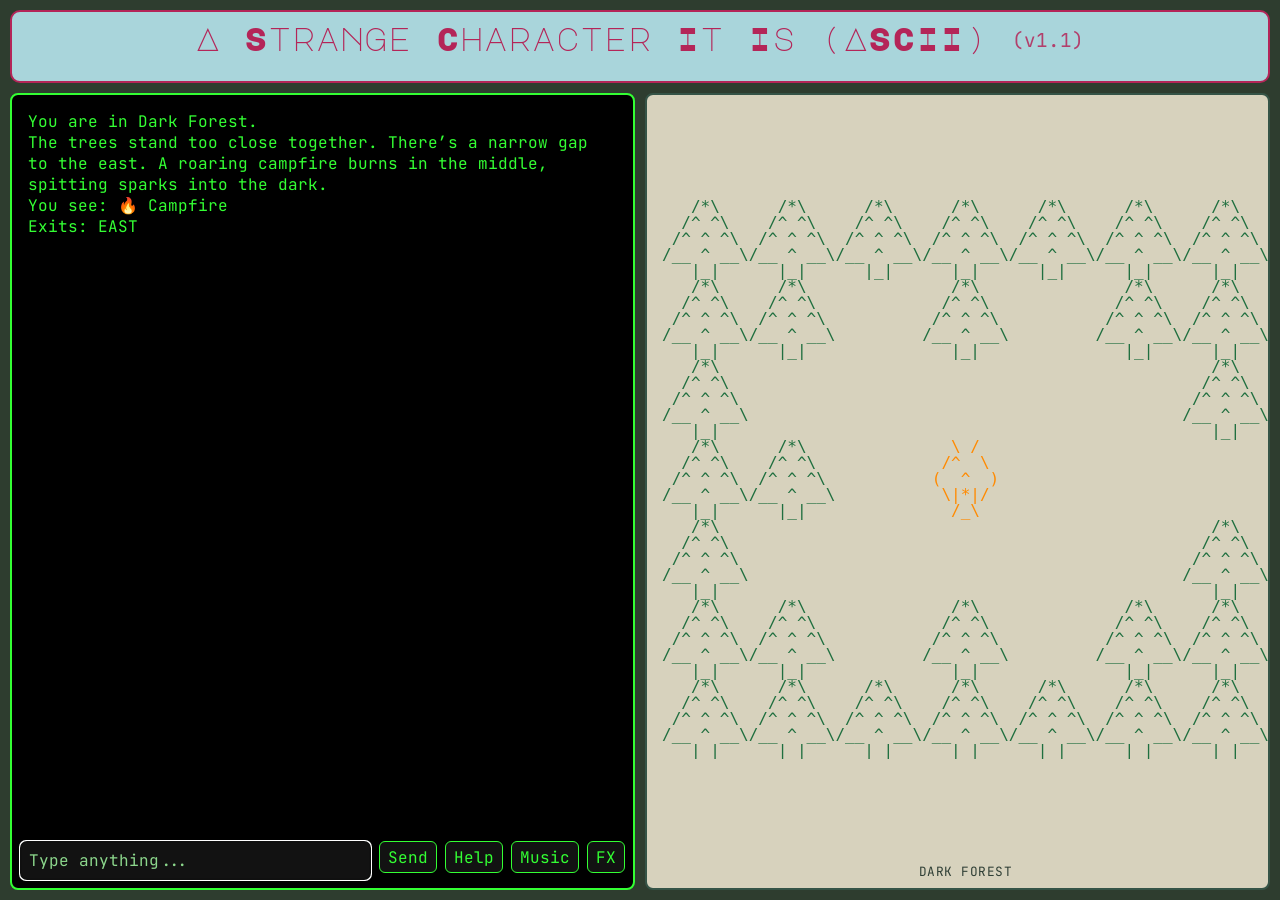
<file: index.html>
<!doctype html>
<html lang="en">
<head>
  <meta charset="utf-8" />
  <meta name="viewport" content="width=device-width,initial-scale=1" />
  <title>A Strange Character It Is (ASCII)</title>
  <link rel="stylesheet" href="neat_style.css">
</head>
<body>
  <div class="neatApp">
    <div class="neatHeader">
      <h1>A Strange Character It Is (ASCII) <span class="ver">(v1.1)</span></h1>
      <div id="status"></div>
    </div>

    <div class="workspace">
      <div class="leftPane">
        <div id="inputBox"></div>
        <div class="controls">
          <input id="cmd" placeholder="Type anything..." disabled />
          <button id="send" type="button" title="Send command" aria-label="Send command" disabled>Send</button>
          <button id="helpBtn" type="button" title="Help" aria-label="Help">Help</button>
          <button id="bgmToggle" type="button" title="Music" aria-label="Music">Music</button>
          <button id="sfxToggle" type="button" title="Sound effects" aria-label="Sound effects">FX</button>
        </div>
      </div>

      <div class="rightPane" aria-label="ASCII panel">
        <div id="mapSquare">
          <pre id="asciiOutput"></pre>
        </div>
        <div id="roomName"></div>
      </div>
    </div>
  </div>

  <script>
    window.START_ROOM = "DARKFOREST";
  </script>

  <script src="items.js"></script>
  <script src="recipes.js"></script>
  <script src="rooms.js"></script>
  <script src="parser.js"></script>
  <script src="sounds.js"></script>
  <script src="game_core.js"></script>
  <script src="game_commands.js"></script>
  <script src="ascii.js"></script>

  <script>
    const inputBox = document.getElementById("inputBox");
    const status = document.getElementById("status");
    const cmd = document.getElementById("cmd");
    const sendBtn = document.getElementById("send");
    const helpBtn = document.getElementById("helpBtn");
    const bgmToggleBtn = document.getElementById("bgmToggle");
    const sfxToggleBtn = document.getElementById("sfxToggle");
    const roomNameEl = document.getElementById("roomName");
    const asciiOutputEl = document.getElementById("asciiOutput");
    const rightPaneEl = document.querySelector(".rightPane");
    const mapSquareEl = document.getElementById("mapSquare");

    function say(t) {
      inputBox.textContent += t + "\n";
      inputBox.scrollTop = inputBox.scrollHeight;
    }

    function setStatus(t) {
      status.textContent = t || "";
    }

    function updateAudioToggleLabels() {
      const bgmOn =
        window.GameRuntime &&
        typeof GameRuntime.getBgmEnabled === "function" &&
        GameRuntime.getBgmEnabled();
      const sfxOn =
        window.GameRuntime &&
        typeof GameRuntime.getSfxEnabled === "function" &&
        GameRuntime.getSfxEnabled();

      bgmToggleBtn.textContent = bgmOn ? "Music" : "Muted";
      sfxToggleBtn.textContent = sfxOn ? "FX" : "FX Off";
      bgmToggleBtn.title = bgmOn ? "Music on" : "Music off";
      sfxToggleBtn.title = sfxOn ? "FX on" : "FX off";
    }

    function getAsciiDims(text) {
      const lines = String(text || "").split("\n");
      const rows = Math.max(1, lines.length);
      let cols = 1;
      for (const line of lines) cols = Math.max(cols, line.length);
      return { rows, cols };
    }

    function measureCharAt16Px() {
      const probe = document.createElement("span");
      probe.textContent = "M";
      probe.style.position = "absolute";
      probe.style.visibility = "hidden";
      probe.style.pointerEvents = "none";
      probe.style.fontFamily = getComputedStyle(asciiOutputEl).fontFamily;
      probe.style.fontSize = "16px";
      probe.style.lineHeight = "1";
      document.body.appendChild(probe);
      const rect = probe.getBoundingClientRect();
      document.body.removeChild(probe);
      return {
        width: Math.max(1, rect.width),
        height: Math.max(1, rect.height),
      };
    }

    function sizeMapSquare() {
      const roomNameH = roomNameEl.getBoundingClientRect().height || 0;
      const gap = 8;
      const innerW = Math.max(1, rightPaneEl.clientWidth);
      const innerH = Math.max(1, rightPaneEl.clientHeight - roomNameH - gap);
      const side = Math.max(40, Math.floor(Math.min(innerW, innerH)));
      mapSquareEl.style.width = `${side}px`;
      mapSquareEl.style.height = `${side}px`;
    }

    function fitAsciiToMapSquare() {
      const text = asciiOutputEl.textContent || "";
      const { rows, cols } = getAsciiDims(text);
      const availableW = Math.max(1, mapSquareEl.clientWidth - 8);
      const availableH = Math.max(1, mapSquareEl.clientHeight - 8);
      const char16 = measureCharAt16Px();

      const pxByWidth = (availableW * 16) / (cols * char16.width);
      const pxByHeight = (availableH * 16) / (rows * char16.height);
      const next = Math.max(4, Math.floor(Math.min(pxByWidth, pxByHeight)));
      asciiOutputEl.style.fontSize = `${next}px`;
    }

    async function updateRoomTile() {
      const room = GameRuntime.getCurrentRoom();
      if (typeof getRoomTileHtml === "function") {
        asciiOutputEl.innerHTML = getRoomTileHtml(room);
      } else {
        asciiOutputEl.textContent = getRoomTile(room);
      }
      roomNameEl.textContent = room?.name || "";
      sizeMapSquare();
      fitAsciiToMapSquare();
    }

    async function run() {
      const text = cmd.value.trim();
      if (!text) return;

      setStatus("");
      const reply = parseCommands(text);
      GameRuntime.executeParseResult(reply, say);

      cmd.value = "";
      say("");
      cmd.focus();
      updateRoomTile();
    }

    async function runRawCommand(text) {
      if (!text) return;
      setStatus("");
      const reply = parseCommands(text);
      GameRuntime.executeParseResult(reply, say);
      say("");
      updateRoomTile();
    }

    function directionFromAsciiGapTap(clientX, clientY) {
      const rect = asciiOutputEl.getBoundingClientRect();
      if (!rect.width || !rect.height) return null;

      const relX = Math.max(0, Math.min(rect.width - 1, clientX - rect.left));
      const relY = Math.max(0, Math.min(rect.height - 1, clientY - rect.top));

      const col = Math.floor((relX / rect.width) * 7);
      const row = Math.floor((relY / rect.height) * 7);

      if (row === 0 && col === 3) return "NORTH";
      if (row === 6 && col === 3) return "SOUTH";
      if (col === 0 && row === 3) return "WEST";
      if (col === 6 && row === 3) return "EAST";
      return null;
    }

    function tileFromAsciiTap(clientX, clientY) {
      const rect = asciiOutputEl.getBoundingClientRect();
      if (!rect.width || !rect.height) return null;

      const relX = Math.max(0, Math.min(rect.width - 1, clientX - rect.left));
      const relY = Math.max(0, Math.min(rect.height - 1, clientY - rect.top));

      const x = Math.floor((relX / rect.width) * 7);
      const y = Math.floor((relY / rect.height) * 7);
      return { x, y };
    }

    function visibleItemIdAtTile(x, y) {
      if (!window.GameRuntime || typeof GameRuntime.getCurrentRoom !== "function") return null;
      const room = GameRuntime.getCurrentRoom();
      const items = room?.items || [];
      let found = null;

      for (const entry of items) {
        if (!Array.isArray(entry) || !Array.isArray(entry[1])) continue;
        const id = entry[0];
        const coord = entry[1];
        if (coord[0] !== x || coord[1] !== y) continue;

        const def = (typeof ITEM_DEFS !== "undefined") ? ITEM_DEFS[id] : null;
        if (def?.visible === false) continue;
        found = id;
      }

      return found;
    }

    function commandNounForItem(itemId) {
      const def = (typeof ITEM_DEFS !== "undefined") ? ITEM_DEFS[itemId] : null;
      if (Array.isArray(def?.synonyms) && def.synonyms.length > 0) return def.synonyms[0];
      if (def?.name) return String(def.name).toLowerCase();
      return String(itemId || "").toLowerCase();
    }

    cmd.disabled = false;
    sendBtn.disabled = false;
    cmd.focus();

    sendBtn.addEventListener("click", run);
    helpBtn.addEventListener("click", () => runRawCommand("HELP"));

    bgmToggleBtn.addEventListener("click", () => {
      if (window.GameRuntime && typeof GameRuntime.toggleBgm === "function") {
        GameRuntime.toggleBgm();
        updateAudioToggleLabels();
      }
    });

    sfxToggleBtn.addEventListener("click", () => {
      if (window.GameRuntime && typeof GameRuntime.toggleSfx === "function") {
        GameRuntime.toggleSfx();
        updateAudioToggleLabels();
      }
    });

    cmd.addEventListener("keydown", (e) => {
      if (e.key === "Enter") run();
    });

    asciiOutputEl.addEventListener("pointerdown", (e) => {
      const tile = tileFromAsciiTap(e.clientX, e.clientY);
      if (tile) {
        const itemId = visibleItemIdAtTile(tile.x, tile.y);
        if (itemId) {
          e.preventDefault();
          const def = (typeof ITEM_DEFS !== "undefined") ? ITEM_DEFS[itemId] : null;
          const noun = commandNounForItem(itemId);
          if (def?.portable) runRawCommand(`TAKE ${noun}`);
          else runRawCommand(`LOOK ${noun}`);
          return;
        }
      }

      const dir = directionFromAsciiGapTap(e.clientX, e.clientY);
      if (!dir) return;
      e.preventDefault();
      runRawCommand(`GO ${dir}`);
    });

    window.addEventListener("keydown", (e) => {
      if (e.defaultPrevented || e.altKey || e.ctrlKey || e.metaKey) return;
      if (document.activeElement === cmd && cmd.value.trim().length > 0) return;

      const dirByKey = {
        ArrowUp: "NORTH",
        ArrowDown: "SOUTH",
        ArrowLeft: "WEST",
        ArrowRight: "EAST",
      };

      const dir = dirByKey[e.key];
      if (!dir) return;

      e.preventDefault();
      runRawCommand(`GO ${dir}`);
    });

    window.addEventListener("resize", () => {
      sizeMapSquare();
      fitAsciiToMapSquare();
    });

    if (window.GameRuntime && typeof GameRuntime.renderRoom === "function") {
      GameRuntime.renderRoom(say);
      updateRoomTile();
      updateAudioToggleLabels();
      say("");
    } else {
      sendBtn.disabled = true;
      helpBtn.disabled = true;
      bgmToggleBtn.disabled = true;
      sfxToggleBtn.disabled = true;
      say("GameRuntime not loaded. Check that game_core.js and game_commands.js are included and error-free.");
    }
  </script>
</body>
</html>
</file>
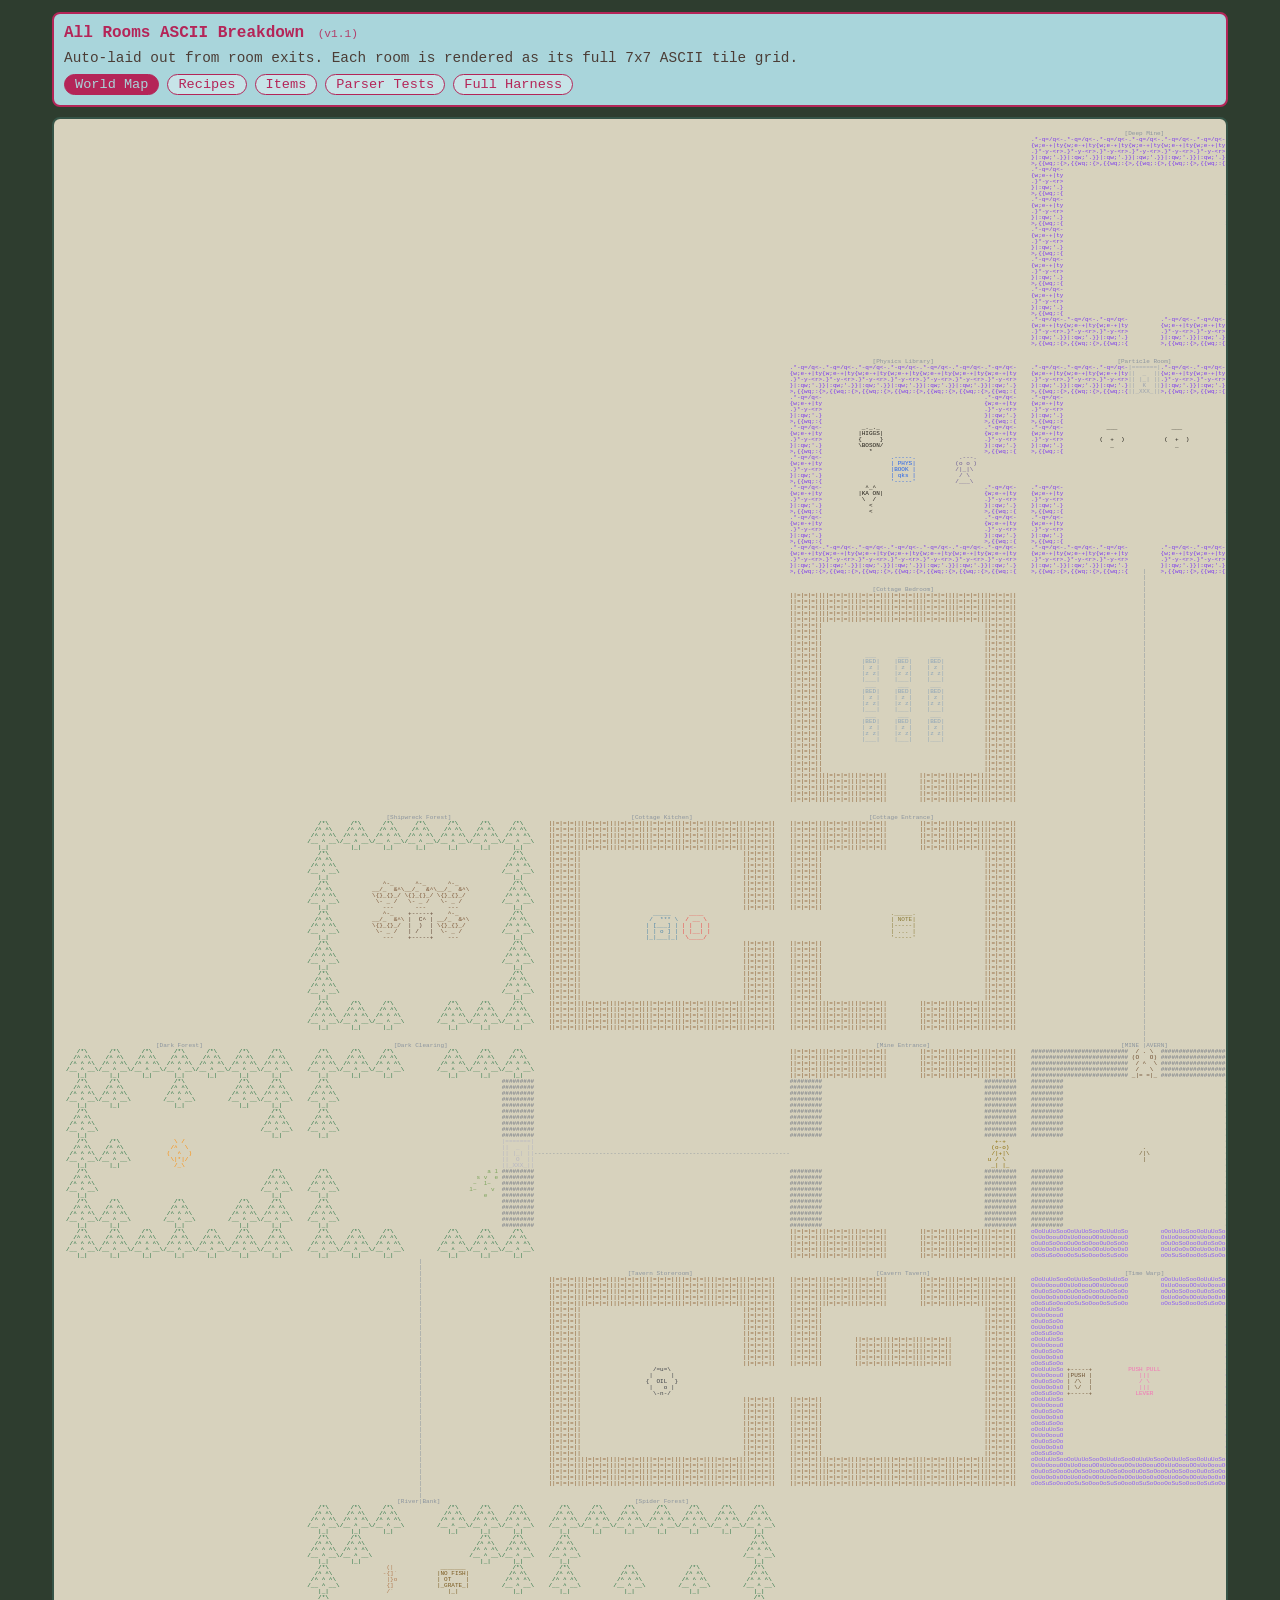
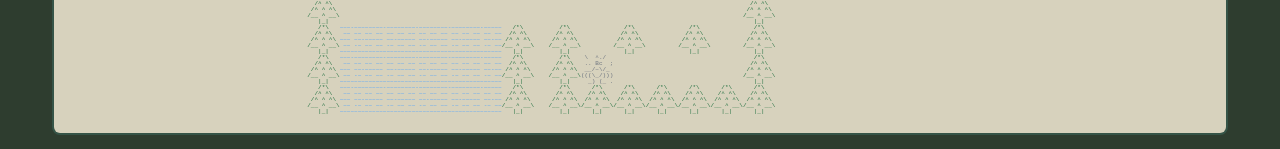
<file: all_rooms_ascii.html>
<!doctype html>
<html lang="en">
<head>
  <meta charset="utf-8" />
  <meta name="viewport" content="width=device-width,initial-scale=1" />
  <title>All Rooms ASCII Breakdown</title>
  <style>
    :root {
      --bg: #2e3d2f;
      --panel: #d7d2bd;
      --ink: #1f1c16;
      --line: #355447;
      --heading-bg: #a9d5db;
      --heading-ink: #b42558;
      --muted: #4b3d36;
    }
    * { box-sizing: border-box; }
    body {
      margin: 0;
      background: var(--bg);
      color: var(--ink);
      font-family: "JetBrains Mono", "Major Mono Display", monospace;
    }
    main {
      max-width: 1200px;
      margin: 0 auto;
      padding: 12px;
      display: grid;
      gap: 10px;
    }
    .head {
      background: var(--heading-bg);
      color: var(--heading-ink);
      border: 2px solid var(--heading-ink);
      border-radius: 8px;
      padding: 10px;
      display: grid;
      gap: 8px;
    }
    .head h1 {
      margin: 0;
      font-size: 16px;
    }
    .ver {
      font-size: 0.7em;
      opacity: 0.85;
      font-weight: 400;
      margin-left: 4px;
    }
    .head p {
      margin: 0;
      font-size: 0.9rem;
      color: #4b3d36;
    }
    .nav {
      display: flex;
      flex-wrap: wrap;
      gap: 8px;
    }
    .nav a {
      text-decoration: none;
      border: 1px solid var(--heading-ink);
      border-radius: 999px;
      padding: 2px 10px;
      color: var(--heading-ink);
      background: rgba(255,255,255,0.35);
      font-size: 0.85rem;
    }
    .nav a[aria-current="page"] {
      background: var(--heading-ink);
      color: var(--heading-bg);
    }
    pre {
      margin: 0;
      padding: 12px;
      border: 2px solid var(--line);
      border-radius: 8px;
      overflow: auto;
      line-height: 1;
      font-size: 6px;
      white-space: pre;
      background: var(--panel);
      min-height: 70vh;
    }
  </style>
</head>
<body>
  <main>
    <section class="head">
      <h1>All Rooms ASCII Breakdown <span class="ver">(v1.1)</span></h1>
      <p>Auto-laid out from room exits. Each room is rendered as its full 7x7 ASCII tile grid.</p>
      <nav class="nav" aria-label="Debug Pages">
        <a href="all_rooms_ascii.html" aria-current="page">World Map</a>
        <a href="recipe_book.html">Recipes</a>
        <a href="item_catalog.html">Items</a>
        <a href="parser_test_runner.html">Parser Tests</a>
        <a href="full_game_test_harness.html">Full Harness</a>
      </nav>
    </section>
    <pre id="worldAscii">Loading...</pre>
  </main>

  <script src="items.js"></script>
  <script src="rooms.js"></script>
  <script>
    (function () {
      const out = document.getElementById("worldAscii");
      const ROOM_SIZE = 7;
      const TILE_W = 9;
      const TILE_H = 5;
      const ROOM_PIXEL_W = ROOM_SIZE * TILE_W;
      const ROOM_PIXEL_H = ROOM_SIZE * TILE_H;

      const DIRS = Object.freeze({
        NORTH: [0, -1],
        SOUTH: [0, 1],
        EAST: [1, 0],
        WEST: [-1, 0],
      });

      const BLANK_TILE = Object.freeze([
        "         ",
        "         ",
        "         ",
        "         ",
        "         ",
      ]);

      function getExitToRoomId(exit) {
        if (typeof exit === "string") return exit;
        if (exit && typeof exit === "object" && !Array.isArray(exit)) return exit.to || null;
        return null;
      }

      function getExitDistance(exit) {
        if (!exit || typeof exit !== "object" || Array.isArray(exit)) return 1;
        const n = Number(exit.distance);
        if (!Number.isFinite(n)) return 1;
        return Math.max(1, Math.floor(n));
      }

      function safeTileForItem(itemId) {
        const def = ITEM_DEFS?.[itemId];
        const tile = def?.asciiTile;
        if (!Array.isArray(tile) || tile.length !== TILE_H) return BLANK_TILE;
        for (let i = 0; i < TILE_H; i++) {
          if (typeof tile[i] !== "string" || tile[i].length !== TILE_W) return BLANK_TILE;
        }
        return tile;
      }

      function roomGrid(room) {
        const grid = [];
        const colorGrid = [];
        for (let y = 0; y < ROOM_SIZE; y++) {
          const row = [];
          const colorRow = [];
          for (let x = 0; x < ROOM_SIZE; x++) {
            row.push(BLANK_TILE);
            colorRow.push(null);
          }
          grid.push(row);
          colorGrid.push(colorRow);
        }

        const items = Array.isArray(room?.items) ? room.items : [];
        for (const entry of items) {
          if (!Array.isArray(entry) || !Array.isArray(entry[1])) continue;
          const id = entry[0];
          const x = entry[1][0];
          const y = entry[1][1];
          if (x < 0 || x >= ROOM_SIZE || y < 0 || y >= ROOM_SIZE) continue;
          grid[y][x] = safeTileForItem(id);
          colorGrid[y][x] = ITEM_DEFS?.[id]?.mapColor || null;
        }
        return { grid, colorGrid };
      }

      function renderRoomAscii(room) {
        const { grid, colorGrid } = roomGrid(room);
        const lines = [];
        const lineColors = [];
        for (let gy = 0; gy < ROOM_SIZE; gy++) {
          for (let ty = 0; ty < TILE_H; ty++) {
            let line = "";
            const colors = [];
            for (let gx = 0; gx < ROOM_SIZE; gx++) line += grid[gy][gx][ty];
            for (let gx = 0; gx < ROOM_SIZE; gx++) {
              const c = colorGrid[gy][gx];
              for (let i = 0; i < TILE_W; i++) colors.push(c);
            }
            lines.push(line);
            lineColors.push(colors);
          }
        }
        return { lines, lineColors };
      }

      function roomPositions(roomDefs) {
        const ids = Object.keys(roomDefs || {});
        if (!ids.length) return new Map();

        const pos = new Map();
        const visited = new Set();
        const start = (typeof ROOM !== "undefined" && ROOM.DARKFOREST && roomDefs[ROOM.DARKFOREST])
          ? ROOM.DARKFOREST
          : ids[0];

        function bfs(seedId, seedX, seedY) {
          if (visited.has(seedId)) return;
          const q = [[seedId, seedX, seedY]];
          visited.add(seedId);
          pos.set(seedId, [seedX, seedY]);

          while (q.length) {
            const [id, x, y] = q.shift();
            const exits = roomDefs[id]?.exits || {};
            for (const [dir, delta] of Object.entries(DIRS)) {
              const exit = exits[dir];
              const target = getExitToRoomId(exit);
              if (!target || !roomDefs[target]) continue;
              const dist = getExitDistance(exit);
              const nx = x + (delta[0] * dist);
              const ny = y + (delta[1] * dist);
              if (!visited.has(target)) {
                visited.add(target);
                pos.set(target, [nx, ny]);
                q.push([target, nx, ny]);
              }
            }
          }
        }

        bfs(start, 0, 0);

        for (const id of ids) {
          if (visited.has(id)) continue;
          let maxX = 0;
          for (const [, p] of pos) maxX = Math.max(maxX, p[0]);
          bfs(id, maxX + 3, 0);
        }

        return pos;
      }

      function makeCanvas(width, height) {
        const rows = [];
        for (let y = 0; y < height; y++) rows.push(new Array(width).fill(" "));
        return rows;
      }

      function makeColorCanvas(width, height) {
        const rows = [];
        for (let y = 0; y < height; y++) rows.push(new Array(width).fill(null));
        return rows;
      }

      function drawText(canvas, colorCanvas, x, y, text, color) {
        if (y < 0 || y >= canvas.length) return;
        for (let i = 0; i < text.length; i++) {
          const xx = x + i;
          if (xx < 0 || xx >= canvas[0].length) continue;
          canvas[y][xx] = text[i];
          if (colorCanvas && color) colorCanvas[y][xx] = color;
        }
      }

      function drawBlock(canvas, colorCanvas, x, y, lines, lineColors) {
        for (let i = 0; i < lines.length; i++) {
          const line = lines[i] || "";
          const colors = lineColors?.[i] || [];
          for (let j = 0; j < line.length; j++) {
            drawText(canvas, colorCanvas, x + j, y + i, line[j], colors[j] || null);
          }
        }
      }

      function centerText(text, width) {
        if (text.length >= width) return text.slice(0, width);
        const left = Math.floor((width - text.length) / 2);
        return " ".repeat(left) + text;
      }

      function renderWorld(roomDefs) {
        const positions = roomPositions(roomDefs);
        if (!positions.size) return "No rooms found.";

        let minX = Infinity;
        let maxX = -Infinity;
        let minY = Infinity;
        let maxY = -Infinity;
        for (const [, p] of positions) {
          minX = Math.min(minX, p[0]);
          maxX = Math.max(maxX, p[0]);
          minY = Math.min(minY, p[1]);
          maxY = Math.max(maxY, p[1]);
        }

        const CELL_W = ROOM_PIXEL_W + 4;
        const CELL_H = ROOM_PIXEL_H + 3;
        const cols = maxX - minX + 1;
        const rows = maxY - minY + 1;
        const canvasW = cols * CELL_W;
        const canvasH = rows * CELL_H;
        const canvas = makeCanvas(canvasW, canvasH);
        const colorCanvas = makeColorCanvas(canvasW, canvasH);
        const roomOrigin = new Map();

        for (const [id, p] of positions) {
          const room = roomDefs[id];
          if (!room) continue;

          const cx = p[0] - minX;
          const cy = p[1] - minY;
          const ox = cx * CELL_W;
          const oy = cy * CELL_H;
          roomOrigin.set(id, { ox, oy });

          const label = "[" + (room.name || id) + "]";
          drawText(canvas, colorCanvas, ox, oy, centerText(label, ROOM_PIXEL_W), "#8b949e");
          const rendered = renderRoomAscii(room);
          drawBlock(canvas, colorCanvas, ox, oy + 1, rendered.lines, rendered.lineColors);
        }

        // Draw explicit link lines for long-distance exits so room joins are obvious.
        const drawnLinks = new Set();
        const midXOffset = Math.floor(ROOM_PIXEL_W / 2);
        const midYOffset = 1 + Math.floor(ROOM_PIXEL_H / 2);
        const linkColor = "#8b949e";

        function drawH(y, x1, x2) {
          const a = Math.min(x1, x2);
          const b = Math.max(x1, x2);
          for (let x = a; x <= b; x++) drawText(canvas, colorCanvas, x, y, "-", linkColor);
        }

        function drawV(x, y1, y2) {
          const a = Math.min(y1, y2);
          const b = Math.max(y1, y2);
          for (let y = a; y <= b; y++) drawText(canvas, colorCanvas, x, y, "|", linkColor);
        }

        for (const [id, p] of positions) {
          const room = roomDefs[id];
          const src = roomOrigin.get(id);
          if (!room || !src) continue;
          const exits = room.exits || {};

          for (const [dir, delta] of Object.entries(DIRS)) {
            const exit = exits[dir];
            const target = getExitToRoomId(exit);
            if (!target || !roomDefs[target] || !positions.has(target)) continue;

            const tPos = positions.get(target);
            const dist = Math.abs((tPos[0] - p[0])) + Math.abs((tPos[1] - p[1]));
            if (dist <= 1) continue; // only needed for long links

            const key = [id, target].sort().join("|");
            if (drawnLinks.has(key)) continue;
            drawnLinks.add(key);

            const dst = roomOrigin.get(target);
            if (!dst) continue;

            if (delta[0] !== 0) {
              // Horizontal neighbor chain (E/W)
              const y = src.oy + midYOffset;
              const startX = delta[0] > 0 ? src.ox + ROOM_PIXEL_W : src.ox - 1;
              const endX = delta[0] > 0 ? dst.ox - 1 : dst.ox + ROOM_PIXEL_W;
              drawH(y, startX, endX);
            } else {
              // Vertical neighbor chain (N/S)
              const x = src.ox + midXOffset;
              const startY = delta[1] > 0 ? src.oy + 1 + ROOM_PIXEL_H : src.oy;
              const endY = delta[1] > 0 ? dst.oy : dst.oy + ROOM_PIXEL_H;
              drawV(x, startY, endY);
            }
          }
        }

        function esc(s) {
          return s.replace(/&/g, "&amp;").replace(/</g, "&lt;").replace(/>/g, "&gt;");
        }

        const htmlLines = [];
        for (let y = 0; y < canvasH; y++) {
          let line = "";
          let runColor = null;
          let runText = "";
          for (let x = 0; x < canvasW; x++) {
            const ch = canvas[y][x];
            const c = colorCanvas[y][x];
            if (c === runColor) {
              runText += ch;
            } else {
              if (runText.length) {
                line += runColor ? `<span style="color:${runColor}">${esc(runText)}</span>` : esc(runText);
              }
              runColor = c;
              runText = ch;
            }
          }
          if (runText.length) {
            line += runColor ? `<span style="color:${runColor}">${esc(runText)}</span>` : esc(runText);
          }
          htmlLines.push(line.replace(/\s+$/, ""));
        }
        return htmlLines.join("\n");
      }

      try {
        if (typeof ROOM_DEFS === "undefined") {
          out.textContent = "ROOM_DEFS was not found. Make sure rooms.js loaded.";
          return;
        }
        out.innerHTML = renderWorld(ROOM_DEFS);
      } catch (err) {
        out.textContent = "Error rendering world map:\n" + String(err && err.stack ? err.stack : err);
      }
    })();
  </script>
</body>
</html>
</file>
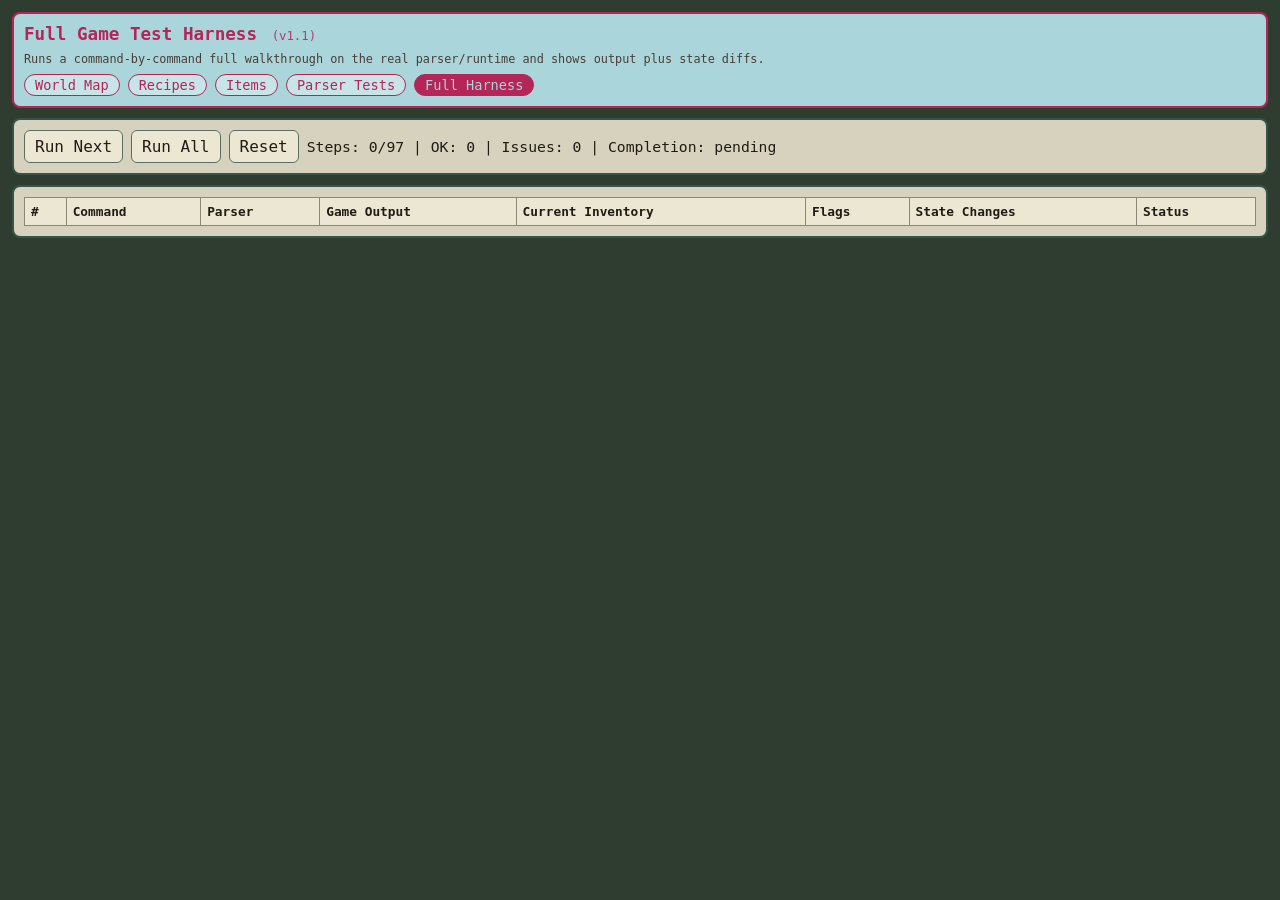
<file: full_game_test_harness.html>
<!doctype html>
<html lang="en">
<head>
  <meta charset="utf-8" />
  <meta name="viewport" content="width=device-width,initial-scale=1" />
  <title>Full Game Harness</title>
  <style>
    :root {
      --bg: #2e3d2f;
      --panel: #d7d2bd;
      --ink: #1f1c16;
      --line: #355447;
      --heading-bg: #a9d5db;
      --heading-ink: #b42558;
      --ok: #1f7a43;
      --bad: #9f2f2f;
      --muted: #4b3d36;
    }
    * { box-sizing: border-box; }
    body {
      margin: 0;
      padding: 12px;
      background: var(--bg);
      color: var(--ink);
      font-family: "JetBrains Mono", ui-monospace, monospace;
    }
    .wrap {
      max-width: 1400px;
      margin: 0 auto;
      display: grid;
      gap: 10px;
    }
    .head {
      background: var(--heading-bg);
      color: var(--heading-ink);
      border: 2px solid var(--heading-ink);
      border-radius: 8px;
      padding: 10px;
      display: grid;
      gap: 8px;
    }
    .head h1 { margin: 0; font-size: 1.1rem; }
    .ver {
      font-size: 0.7em;
      opacity: 0.85;
      font-weight: 400;
      margin-left: 4px;
    }
    .nav {
      display: flex;
      flex-wrap: wrap;
      gap: 8px;
    }
    .nav a {
      text-decoration: none;
      border: 1px solid var(--heading-ink);
      border-radius: 999px;
      padding: 2px 10px;
      color: var(--heading-ink);
      background: rgba(255,255,255,0.35);
      font-size: 0.85rem;
    }
    .nav a[aria-current="page"] {
      background: var(--heading-ink);
      color: var(--heading-bg);
    }
    .card {
      background: var(--panel);
      border: 2px solid var(--line);
      border-radius: 8px;
      padding: 10px;
    }
    .tableWrap {
      max-height: 72vh;
      overflow: auto;
    }
    .controls {
      display: flex;
      flex-wrap: wrap;
      gap: 8px;
      align-items: center;
    }
    button {
      font: inherit;
      border: 1px solid #5a6f62;
      border-radius: 6px;
      padding: 6px 10px;
      background: #ece7d2;
      color: var(--ink);
      cursor: pointer;
    }
    button:disabled { opacity: 0.5; cursor: default; }
    #summary { font-size: 0.92rem; }
    table {
      width: 100%;
      border-collapse: collapse;
      font-size: 0.8rem;
    }
    th, td {
      border: 1px solid #8a8776;
      padding: 6px;
      vertical-align: top;
      text-align: left;
    }
    th {
      background: #ece7d2;
      position: sticky;
      top: 0;
      z-index: 1;
    }
    tr.ok { background: #edf7ef; }
    tr.bad { background: #f9ecec; }
    pre {
      margin: 0;
      white-space: pre-wrap;
      font-family: inherit;
    }
    .small { font-size: 0.74rem; color: var(--muted); }
    .oktxt { color: var(--ok); font-weight: 700; }
    .badtxt { color: var(--bad); font-weight: 700; }
  </style>
</head>
<body>
  <div class="wrap">
    <section class="head">
      <h1>Full Game Test Harness <span class="ver">(v1.1)</span></h1>
      <div class="small">Runs a command-by-command full walkthrough on the real parser/runtime and shows output plus state diffs.</div>
      <nav class="nav" aria-label="Debug Pages">
        <a href="all_rooms_ascii.html">World Map</a>
        <a href="recipe_book.html">Recipes</a>
        <a href="item_catalog.html">Items</a>
        <a href="parser_test_runner.html">Parser Tests</a>
        <a href="full_game_test_harness.html" aria-current="page">Full Harness</a>
      </nav>
    </section>

    <section class="card controls">
      <button id="nextBtn" type="button">Run Next</button>
      <button id="allBtn" type="button">Run All</button>
      <button id="resetBtn" type="button">Reset</button>
      <span id="summary"></span>
    </section>

    <section class="card tableWrap" id="tableWrap">
      <table>
        <thead>
          <tr>
            <th>#</th>
            <th>Command</th>
            <th>Parser</th>
            <th>Game Output</th>
            <th>Current Inventory</th>
            <th>Flags</th>
            <th>State Changes</th>
            <th>Status</th>
          </tr>
        </thead>
        <tbody id="rows"></tbody>
      </table>
    </section>
  </div>

  <script>window.START_ROOM = "DARKFOREST";</script>
  <script src="items.js"></script>
  <script src="recipes.js"></script>
  <script src="rooms.js"></script>
  <script src="parser.js"></script>
  <script src="sounds.js"></script>
  <script src="game_core.js"></script>
  <script src="game_commands.js"></script>

  <script>
    (function () {
      const rowsEl = document.getElementById("rows");
      const summaryEl = document.getElementById("summary");
      const nextBtn = document.getElementById("nextBtn");
      const allBtn = document.getElementById("allBtn");
      const resetBtn = document.getElementById("resetBtn");
      const tableWrapEl = document.getElementById("tableWrap");

      const WALKTHROUGH = [
        "look",
        "east",
        "search leaves",
        "north",
        "examine painting",
        "take hook",
        "south",
        "south",
        "take stick",
        "east",
        "free chicken in web",
        "take chicken",
        "take rope",
        "west",
        "combine hook rope stick",
        "north",
        "combine fishing rod grate",
        "unlock door",
        "open door",
        "east",
        "north",
        "take note",
        "ionise chicken",
        "read note",
        "north",
        "search bed",
        "take strange places",
        "south",
        "west",
        "open fridge",
        "take magnet",
        "take empty bucket",
        "drop note",
        "east",
        "south",
        "west",
        "south",
        "fill bucket",
        "north",
        "west",
        "extinguish fire",
        "east",
        "east",
        "drop magnet",
        "east",
        "south",
        "push lever",
        "north",
        "take corn",
        "feed chicken",
        "west",
        "south",
        "west",
        "put egg into oil drum",
        "east",
        "north",
        "east",
        "north",
        "east",
        "combine down quark anti strange quark",
        "west",
        "west",
        "give strange places librarian",
        "read physics textbook",
        "east",
        "east",
        "combine down quark anti strange quark",
        "take kaon",
        "west",
        "unlock kaon door",
        "north",
        "south",
        "east",
        "east",
        "make proton",
        "make proton",
        "make neutron",
        "make neutron",
        "combine proton proton neutron neutron",
        "take alpha particle",
        "west",
        "west",
        "north",
        "drop chicken",
        "ionise chicken",
        "combine dinosaur cave guard",
        "south",
        "south",
        "south",
        "pull lever",
        "north",
        "north",
        "north",
        "take dinosaur fossils",
        "east",
        "give dinosaur fossils museum man",
        "read medal"
      ];

      let stepIndex = 0;
      let passCount = 0;
      let failCount = 0;

      function counts(arr) {
        const map = new Map();
        for (const id of arr || []) map.set(id, (map.get(id) || 0) + 1);
        return map;
      }

      function countsToDiff(before, after) {
        const keys = new Set([...before.keys(), ...after.keys()]);
        const adds = [];
        const rems = [];
        for (const k of keys) {
          const a = before.get(k) || 0;
          const b = after.get(k) || 0;
          if (b > a) adds.push([k, b - a]);
          if (a > b) rems.push([k, a - b]);
        }
        return { adds, rems };
      }

      function nameFor(id) {
        const def = window.GameCore?.getItemDef?.(id) || null;
        return def ? `${def.emoji} ${def.name}` : id;
      }

      function inventoryText(invIds) {
        const c = counts(invIds || []);
        const parts = [];
        for (const [id, n] of c.entries()) {
          const emoji = window.GameCore?.getItemDef?.(id)?.emoji || "❓";
          parts.push(n > 1 ? `${emoji}x${n}` : emoji);
        }
        return parts.length ? parts.join(", ") : "(empty)";
      }

      function hasMedal(invIds) {
        return (invIds || []).includes(ITEM.MEDAL);
      }

      function roomItemCountMap(roomId) {
        const room = window.getRoom ? window.getRoom(roomId) : null;
        const map = new Map();
        for (const entry of room?.items || []) {
          const id = Array.isArray(entry) ? entry[0] : entry;
          map.set(id, (map.get(id) || 0) + 1);
        }
        return map;
      }

      function allRoomDefs() {
        if (window.ROOM_DEFS && typeof window.ROOM_DEFS === "object") return window.ROOM_DEFS;
        if (typeof ROOM_DEFS !== "undefined" && ROOM_DEFS && typeof ROOM_DEFS === "object") return ROOM_DEFS;
        return {};
      }

      function snapshot() {
        const state = window.GameRuntime.state;
        const roomIds = Object.keys(allRoomDefs());
        const roomCounts = {};
        for (const rid of roomIds) {
          const c = roomItemCountMap(rid);
          roomCounts[rid] = Object.fromEntries(c.entries());
        }
        return {
          currentRoom: state.currentRoom,
          inventory: [...state.inventory],
          flags: { ...(state.flags || {}) },
          roomCounts,
        };
      }

      function diffState(before, after) {
        const parts = [];

        if (before.currentRoom !== after.currentRoom) {
          const from = window.getRoom(before.currentRoom)?.name || before.currentRoom;
          const to = window.getRoom(after.currentRoom)?.name || after.currentRoom;
          parts.push(`Room: ${from} -> ${to}`);
        }

        const invDiff = countsToDiff(counts(before.inventory), counts(after.inventory));
        if (invDiff.adds.length || invDiff.rems.length) {
          if (invDiff.adds.length) parts.push(`Inv+ ${invDiff.adds.map(([id, n]) => `${nameFor(id)} x${n}`).join(", ")}`);
          if (invDiff.rems.length) parts.push(`Inv- ${invDiff.rems.map(([id, n]) => `${nameFor(id)} x${n}`).join(", ")}`);
        }

        const flagKeys = new Set([
          ...Object.keys(before.flags || {}),
          ...Object.keys(after.flags || {}),
        ]);
        const flagChanges = [];
        for (const k of flagKeys) {
          const a = before.flags?.[k];
          const b = after.flags?.[k];
          if (a !== b) flagChanges.push(`${k}: ${String(a)} -> ${String(b)}`);
        }
        const flagsText = flagChanges.length ? flagChanges.join("; ") : "(no change)";

        const roomChanges = [];
        const roomIds = new Set([
          ...Object.keys(before.roomCounts || {}),
          ...Object.keys(after.roomCounts || {}),
        ]);
        for (const rid of roomIds) {
          const bMap = new Map(Object.entries(before.roomCounts?.[rid] || {}));
          const aMap = new Map(Object.entries(after.roomCounts?.[rid] || {}));
          const d = countsToDiff(bMap, aMap);
          if (!d.adds.length && !d.rems.length) continue;

          const roomName = window.getRoom(rid)?.name || rid;
          const delta = [];
          if (d.adds.length) delta.push("+" + d.adds.map(([id, n]) => `${nameFor(id)} x${n}`).join(", "));
          if (d.rems.length) delta.push("-" + d.rems.map(([id, n]) => `${nameFor(id)} x${n}`).join(", "));
          roomChanges.push(`${roomName}: ${delta.join(" | ")}`);
        }
        if (roomChanges.length) parts.push(`Rooms: ${roomChanges.slice(0, 4).join("; ")}${roomChanges.length > 4 ? ` (+${roomChanges.length - 4} more)` : ""}`);

        const room = window.getRoom(after.currentRoom);
        const visible = (typeof window.getVisibleItems === "function")
          ? window.getVisibleItems(after.currentRoom)
          : [];
        parts.push(`Now in: ${room?.name || after.currentRoom}`);
        if (visible.length) parts.push(`Visible: ${visible.join(", ")}`);

        return { parts, flagsText };
      }

      function runOne() {
        if (stepIndex >= WALKTHROUGH.length) return;

        const cmd = WALKTHROUGH[stepIndex];
        const before = snapshot();
        const parse = window.parseCommands(cmd);
        const out = [];
        const say = (t) => out.push(String(t));

        try {
          window.GameRuntime.executeParseResult(parse, say);
        } catch (err) {
          out.push(`CRASH: ${String(err)}`);
        }

        const after = snapshot();
        const changes = diffState(before, after);

        const parserOk = (parse.known || []).length > 0 && (parse.unknown || []).length === 0;
        const crashed = out.some((line) => line.startsWith("CRASH:"));
        const isFinalStep = stepIndex === WALKTHROUGH.length - 1;
        const medalOk = !isFinalStep || hasMedal(after.inventory);
        const statusOk = parserOk && !crashed && medalOk;
        if (statusOk) passCount++;
        else failCount++;

        const tr = document.createElement("tr");
        tr.className = statusOk ? "ok" : "bad";
        tr.innerHTML =
          `<td>${stepIndex + 1}</td>` +
          `<td><pre>${cmd}</pre></td>` +
          `<td><pre>known: ${JSON.stringify(parse.known || [])}\nunknown: ${JSON.stringify(parse.unknown || [])}</pre></td>` +
          `<td><pre>${out.length ? out.join("\n") : "(no output)"}</pre></td>` +
          `<td><pre>${inventoryText(after.inventory)}</pre></td>` +
          `<td><pre>${changes.flagsText}</pre></td>` +
          `<td><pre>${changes.parts.join("\n")}</pre></td>` +
          `<td><span class="${statusOk ? "oktxt" : "badtxt"}">${statusOk ? "OK" : (isFinalStep && !medalOk ? "NO MEDAL" : "CHECK")}</span></td>`;

        rowsEl.appendChild(tr);
        tableWrapEl.scrollTop = tableWrapEl.scrollHeight;
        stepIndex++;
        updateSummary();

        if (stepIndex >= WALKTHROUGH.length) {
          nextBtn.disabled = true;
          allBtn.disabled = true;
        }
      }

      function runAll() {
        while (stepIndex < WALKTHROUGH.length) runOne();
      }

      function updateSummary() {
        summaryEl.textContent =
          `Steps: ${stepIndex}/${WALKTHROUGH.length} | OK: ${passCount} | Issues: ${failCount}` +
          ` | Completion: ${stepIndex >= WALKTHROUGH.length ? (hasMedal(window.GameRuntime.state.inventory) ? "MEDAL OBTAINED" : "MEDAL MISSING") : "pending"}`;
      }

      function init() {
        if (!window.GameRuntime || !window.parseCommands) {
          summaryEl.textContent = "Runtime not loaded.";
          nextBtn.disabled = true;
          allBtn.disabled = true;
          return;
        }

        if (typeof window.GameRuntime.setBgmEnabled === "function") window.GameRuntime.setBgmEnabled(false);
        if (typeof window.GameRuntime.setSfxEnabled === "function") window.GameRuntime.setSfxEnabled(false);

        // Baseline room render in real state before the first command.
        window.GameRuntime.renderRoom(() => {});
        updateSummary();
      }

      nextBtn.addEventListener("click", runOne);
      allBtn.addEventListener("click", runAll);
      resetBtn.addEventListener("click", () => window.location.reload());

      init();
    })();
  </script>
</body>
</html>
</file>
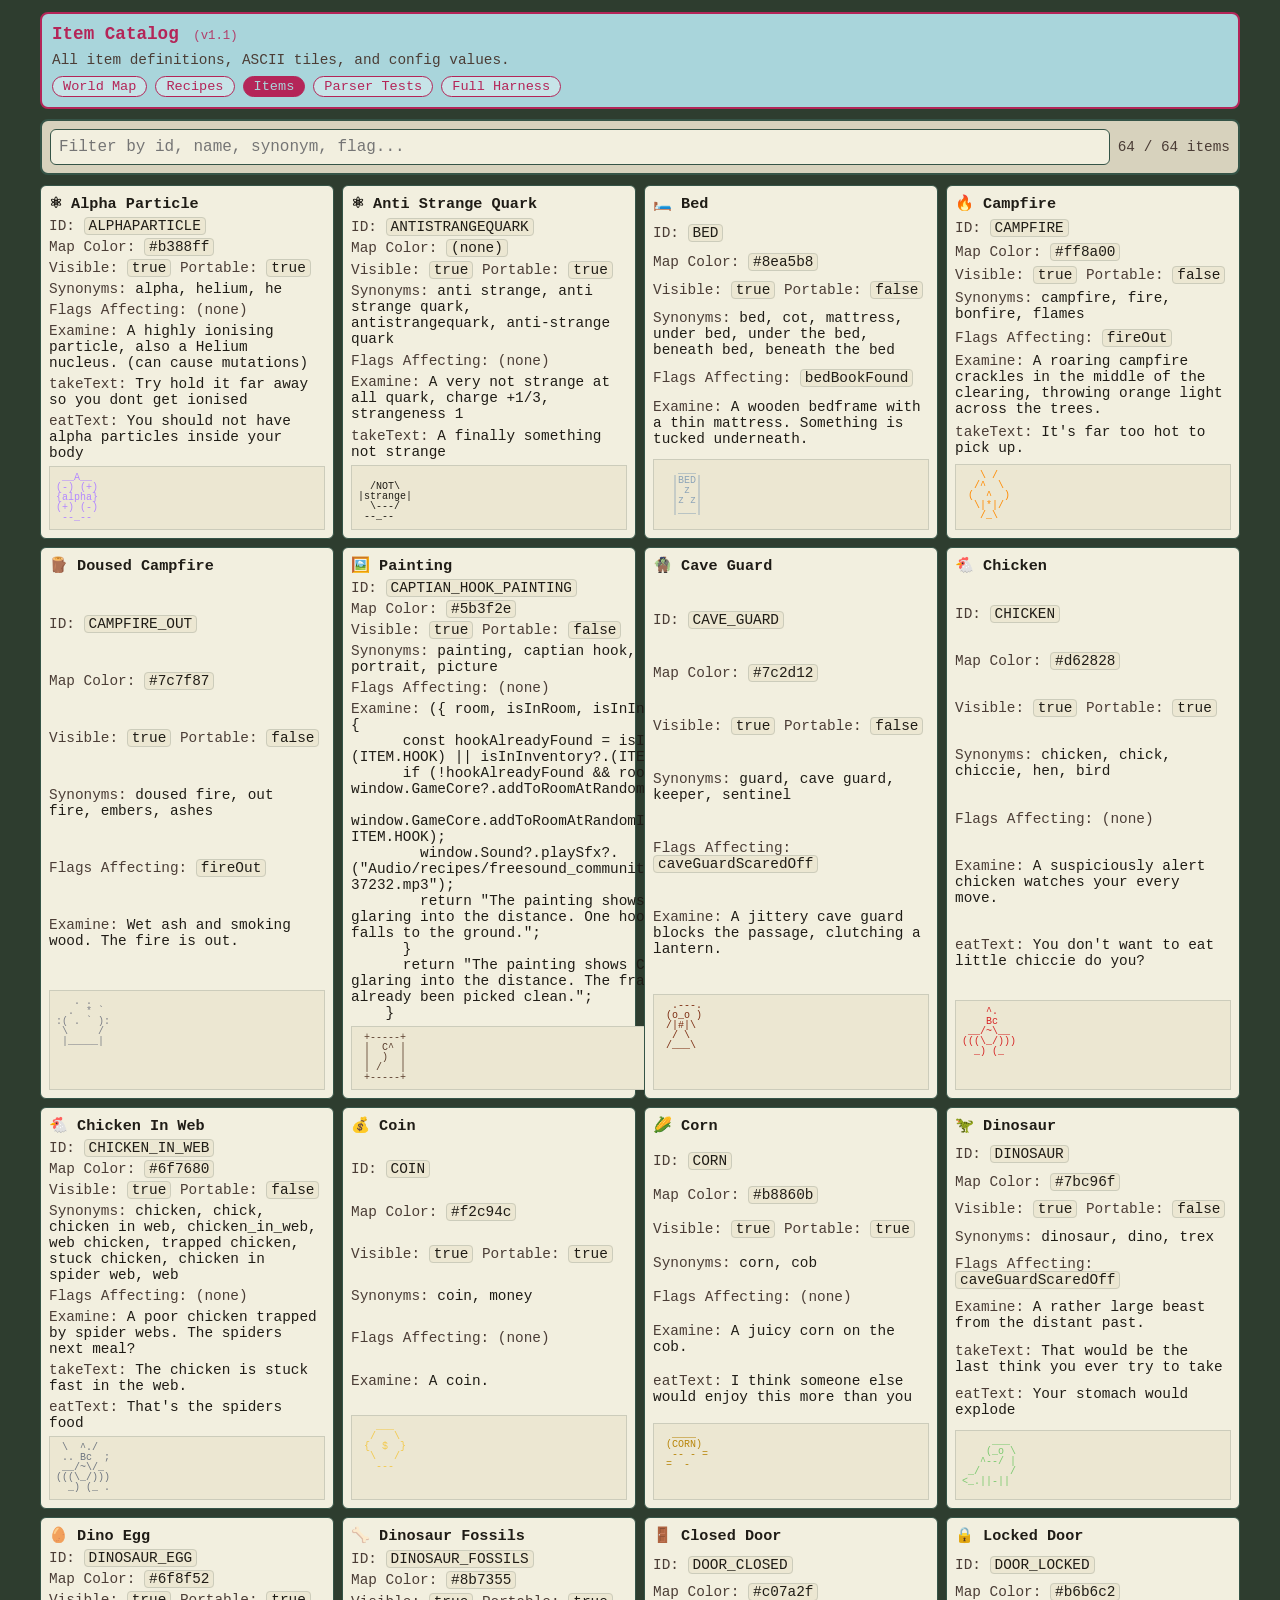
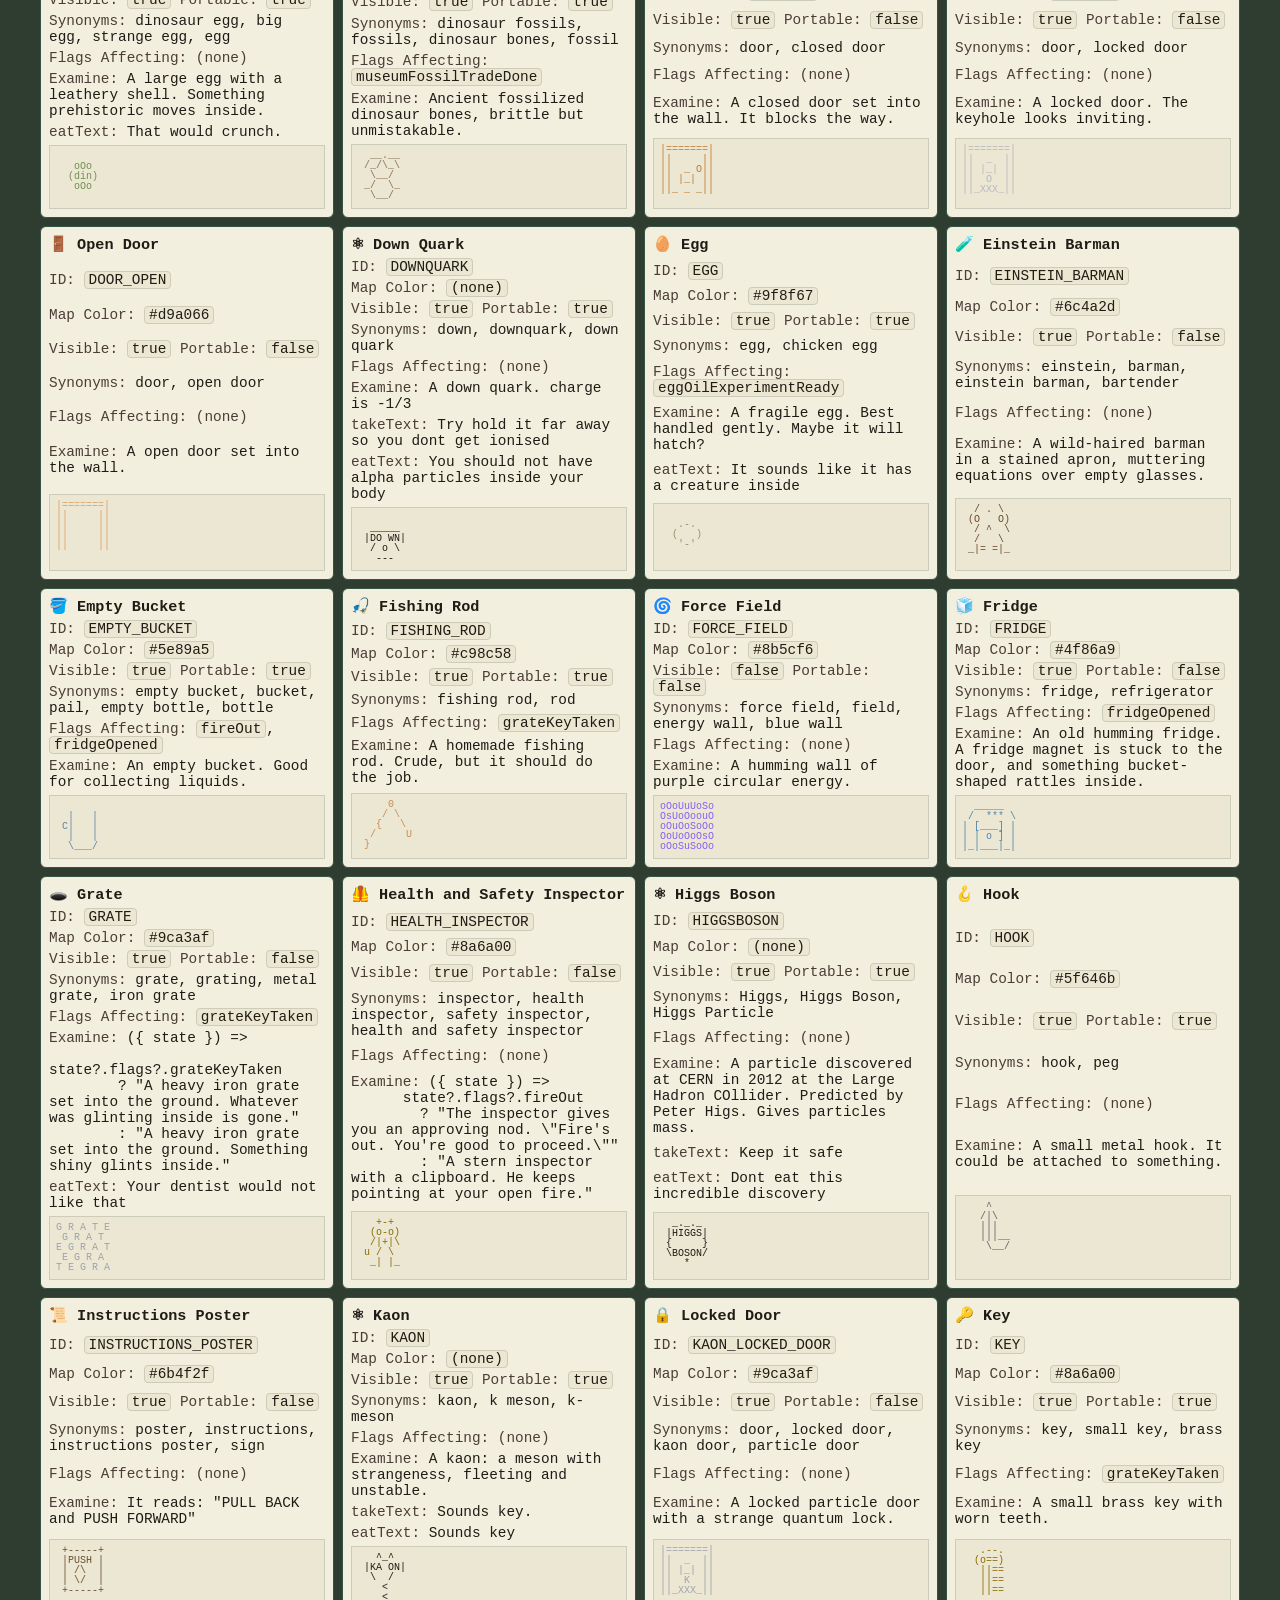
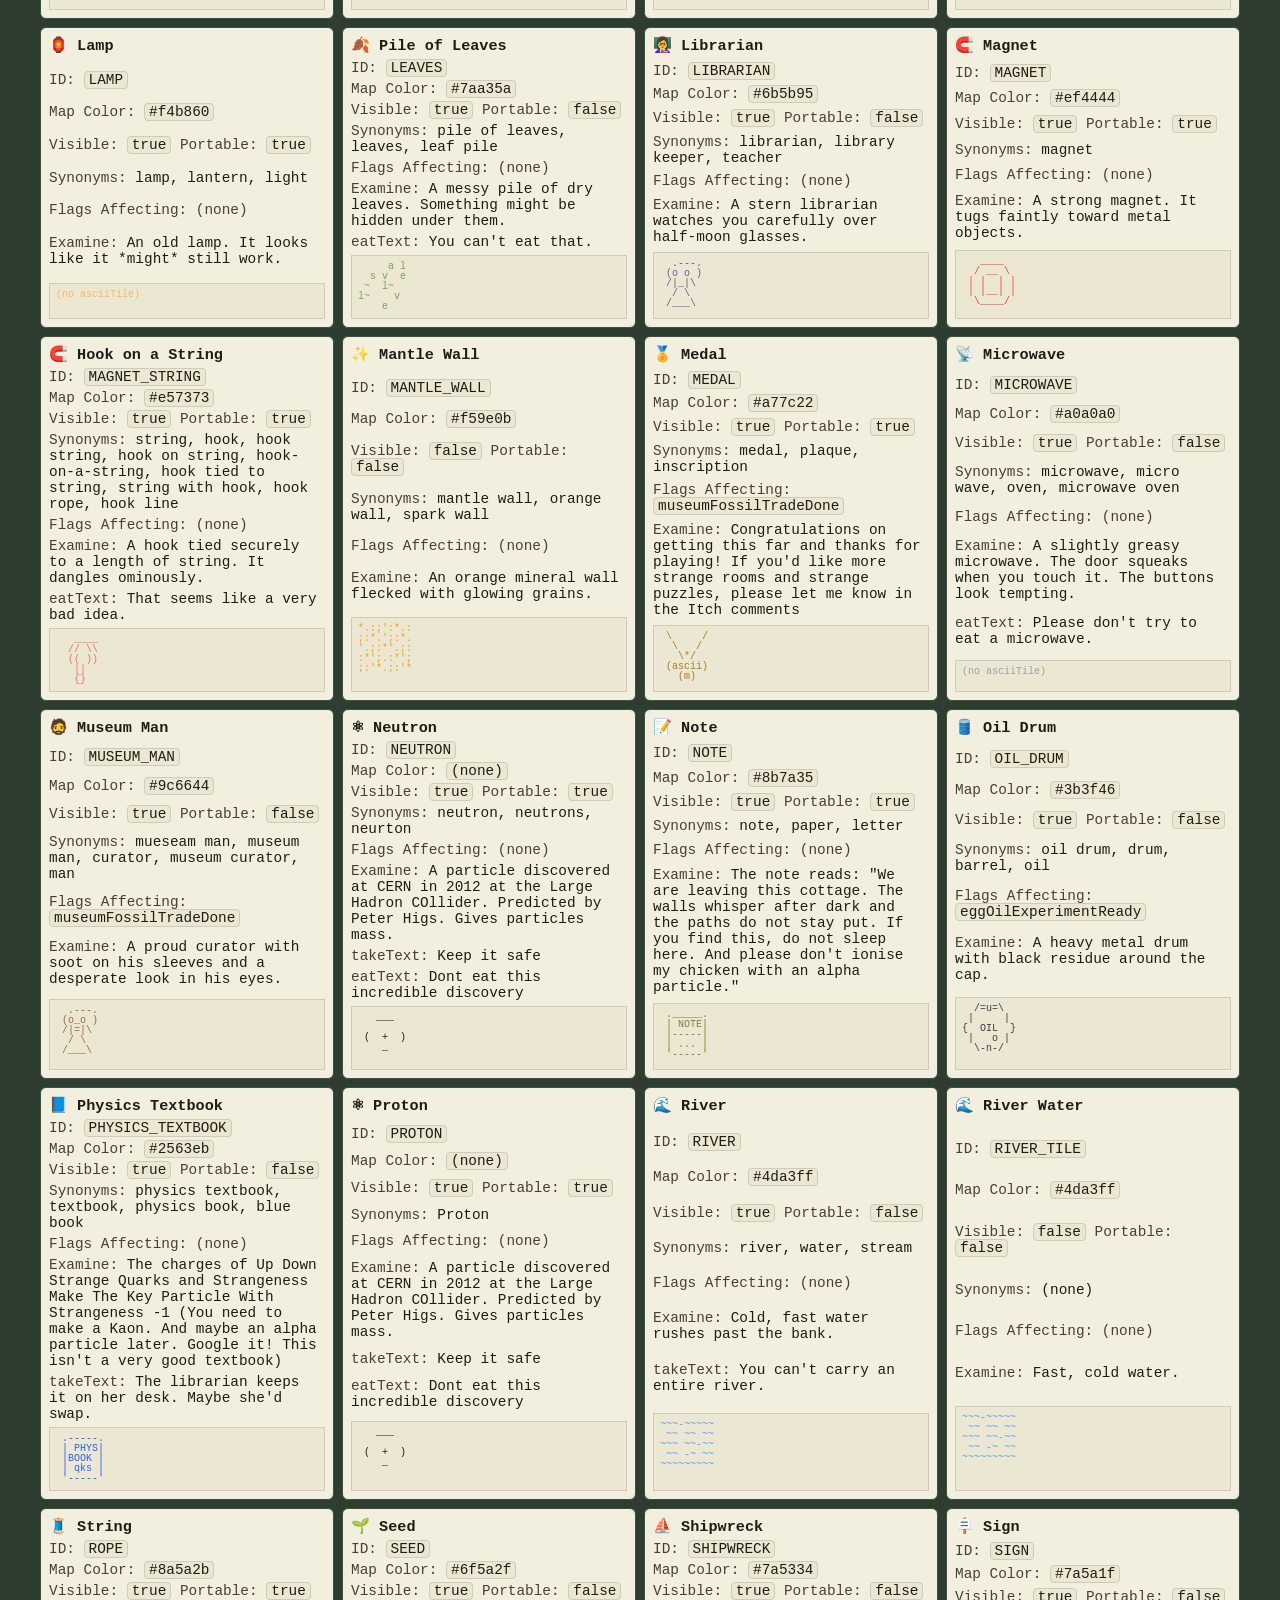
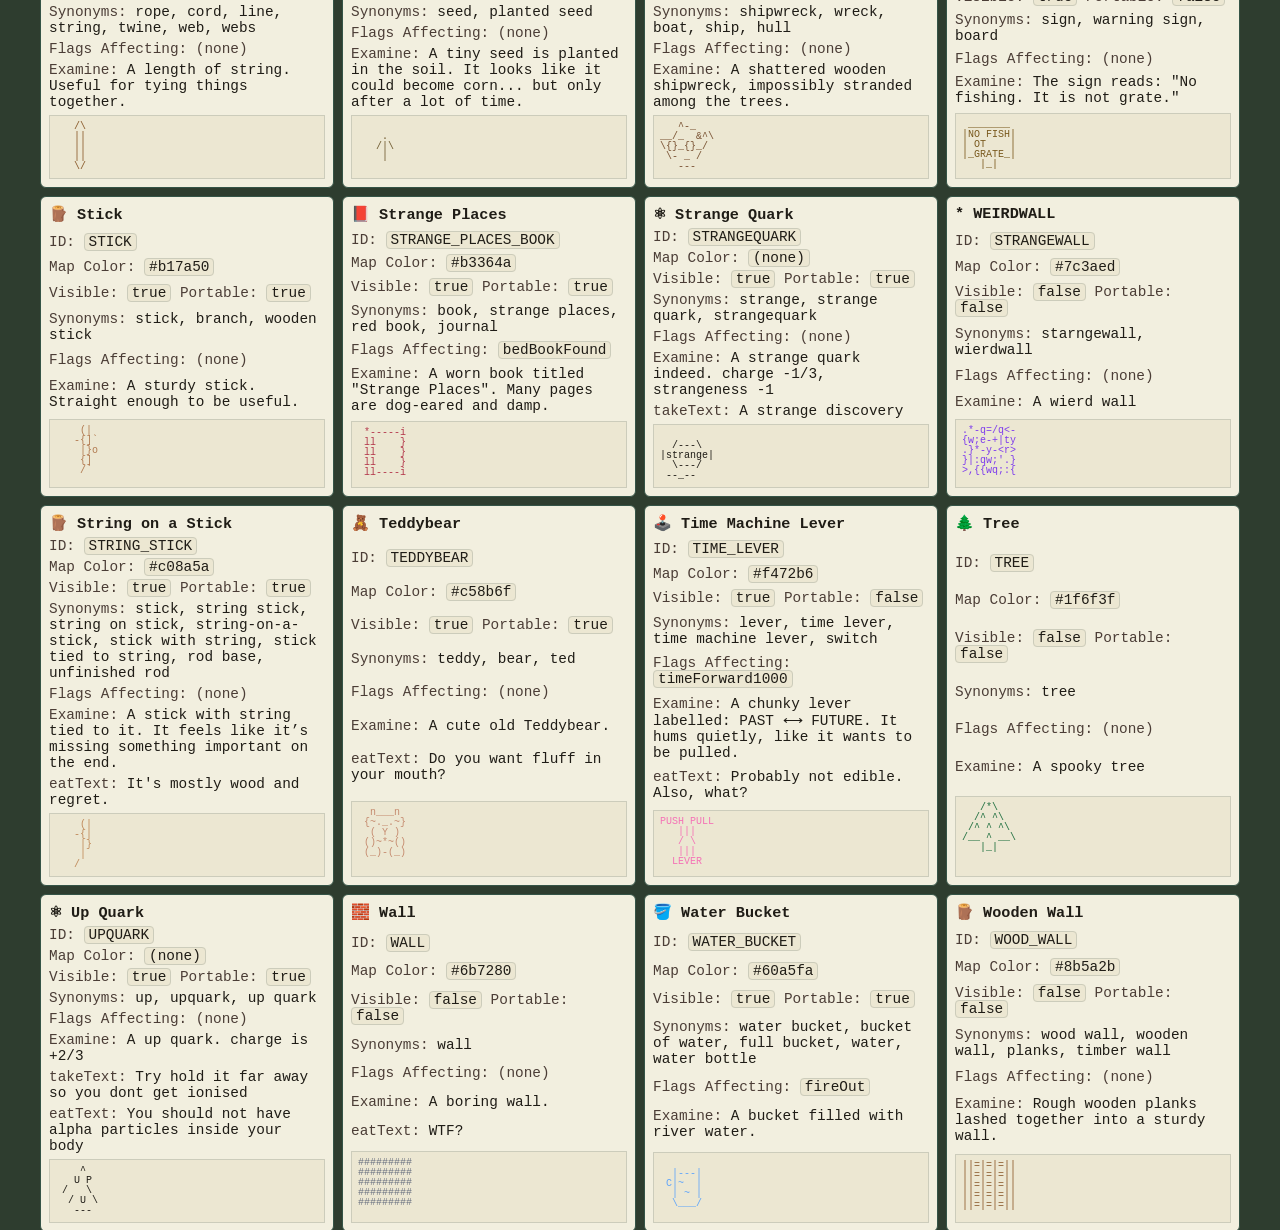
<file: item_catalog.html>
<!doctype html>
<html lang="en">
<head>
  <meta charset="utf-8" />
  <meta name="viewport" content="width=device-width,initial-scale=1" />
  <title>Item Catalog</title>
  <style>
    :root {
      --bg: #2e3d2f;
      --panel: #d7d2bd;
      --ink: #1f1c16;
      --line: #355447;
      --heading-bg: #a9d5db;
      --heading-ink: #b42558;
      --muted: #4b3d36;
    }
    * { box-sizing: border-box; }
    body {
      margin: 0;
      background: var(--bg);
      color: var(--ink);
      font-family: "JetBrains Mono", ui-monospace, monospace;
      padding: 12px;
    }
    .wrap {
      max-width: 1200px;
      margin: 0 auto;
      display: grid;
      gap: 10px;
    }
    .head {
      background: var(--heading-bg);
      color: var(--heading-ink);
      border: 2px solid var(--heading-ink);
      border-radius: 8px;
      padding: 10px;
      display: grid;
      gap: 8px;
    }
    .head h1 {
      margin: 0;
      font-size: 1.1rem;
    }
    .ver {
      font-size: 0.7em;
      opacity: 0.85;
      font-weight: 400;
      margin-left: 4px;
    }
    .head p {
      margin: 0;
      color: #4b3d36;
      font-size: 0.9rem;
    }
    .nav {
      display: flex;
      flex-wrap: wrap;
      gap: 8px;
    }
    .nav a {
      text-decoration: none;
      border: 1px solid var(--heading-ink);
      border-radius: 999px;
      padding: 2px 10px;
      color: var(--heading-ink);
      background: rgba(255,255,255,0.35);
      font-size: 0.85rem;
    }
    .nav a[aria-current="page"] {
      background: var(--heading-ink);
      color: var(--heading-bg);
    }
    .toolbar {
      background: var(--panel);
      border: 2px solid var(--line);
      border-radius: 8px;
      padding: 8px;
      display: grid;
      grid-template-columns: 1fr auto;
      gap: 8px;
      align-items: center;
    }
    #q {
      width: 100%;
      font: inherit;
      border: 1px solid var(--line);
      border-radius: 6px;
      padding: 8px;
      background: #f2efdf;
      color: var(--ink);
    }
    #count {
      font-size: 0.9rem;
      color: var(--muted);
      white-space: nowrap;
    }
    .item-grid {
      display: grid;
      gap: 8px;
      grid-template-columns: repeat(auto-fit, minmax(280px, 1fr));
    }
    .item-card {
      border: 1px solid var(--line);
      border-radius: 6px;
      padding: 8px;
      background: #f2efdf;
      display: grid;
      gap: 5px;
    }
    .item-title {
      font-weight: 700;
      font-size: 0.95rem;
    }
    .ascii {
      margin: 0;
      font-family: "JetBrains Mono", ui-monospace, monospace;
      line-height: 1;
      font-size: 10px;
      padding: 6px;
      border: 1px solid #ccb;
      background: #ece7d2;
      white-space: pre;
      overflow-x: auto;
    }
    .line {
      font-size: 0.9rem;
      white-space: pre-wrap;
    }
    .k { color: var(--muted); }
    .muted { color: var(--muted); }
    code {
      background: #ece7d2;
      border: 1px solid #ccb;
      border-radius: 4px;
      padding: 0 4px;
    }
  </style>
</head>
<body>
  <div class="wrap">
    <section class="head">
      <h1>Item Catalog <span class="ver">(v1.1)</span></h1>
      <p>All item definitions, ASCII tiles, and config values.</p>
      <nav class="nav" aria-label="Debug Pages">
        <a href="all_rooms_ascii.html">World Map</a>
        <a href="recipe_book.html">Recipes</a>
        <a href="item_catalog.html" aria-current="page">Items</a>
        <a href="parser_test_runner.html">Parser Tests</a>
        <a href="full_game_test_harness.html">Full Harness</a>
      </nav>
    </section>

    <section class="toolbar">
      <input id="q" placeholder="Filter by id, name, synonym, flag..." />
      <div id="count"></div>
    </section>

    <section id="itemList" class="item-grid"></section>
  </div>

  <script src="items.js"></script>
  <script src="recipes.js"></script>
  <script>
    (function () {
      const itemListEl = document.getElementById("itemList");
      const qEl = document.getElementById("q");
      const countEl = document.getElementById("count");

      const rows = Object.entries(typeof RECIPES !== "undefined" ? RECIPES : {}).map(([id, recipe]) => ({ id, recipe }));

      function boolOrMissing(v) {
        return typeof v === "boolean" ? String(v) : "(unset)";
      }

      function asCode(v) {
        return `<code>${String(v)}</code>`;
      }

      function esc(s) {
        return String(s)
          .replace(/&/g, "&amp;")
          .replace(/</g, "&lt;")
          .replace(/>/g, "&gt;");
      }

      const itemToFlags = new Map();
      for (const row of rows) {
        const flag = row.recipe?.setFlag;
        if (!flag) continue;

        const touched = new Set();
        const r = row.recipe || {};
        const arrays = [r.inputs, r.requires, r.consume, r.produce];
        for (const arr of arrays) {
          if (!Array.isArray(arr)) continue;
          for (const id of arr) if (id) touched.add(id);
        }
        if (r.target) touched.add(r.target);

        for (const id of touched) {
          if (!itemToFlags.has(id)) itemToFlags.set(id, new Set());
          itemToFlags.get(id).add(flag);
        }
      }

      const defs = (typeof ITEM_DEFS !== "undefined") ? Object.values(ITEM_DEFS) : [];
      const sorted = [...defs].sort((a, b) => String(a?.id || "").localeCompare(String(b?.id || "")));

      const enriched = sorted.map((d) => {
        const syn = Array.isArray(d.synonyms) ? d.synonyms.join(" ") : "";
        const flags = itemToFlags.has(d.id) ? Array.from(itemToFlags.get(d.id)).sort() : [];
        const searchBlob = [d.id, d.name, d.examine, d.takeText, d.eatText, d.mapColor, syn, flags.join(" ")].join(" ").toLowerCase();
        return { d, flags, searchBlob };
      });

      function render() {
        const q = qEl.value.trim().toLowerCase();
        const filtered = q ? enriched.filter((x) => x.searchBlob.includes(q)) : enriched;
        countEl.textContent = `${filtered.length} / ${enriched.length} items`;

        itemListEl.innerHTML = filtered.map(({ d, flags }) => {
          const syn = Array.isArray(d.synonyms) && d.synonyms.length ? d.synonyms.join(", ") : "(none)";
          const ascii = Array.isArray(d.asciiTile) ? d.asciiTile.join("\n") : "(no asciiTile)";
          const asciiHtml = esc(ascii);
          const colorStyle = d.mapColor ? ` style="color:${d.mapColor}"` : "";
          const flagText = flags.length ? flags.map((f) => `<code>${f}</code>`).join(", ") : '<span class="muted">(none)</span>';

          return `
            <article class="item-card">
              <div class="item-title">${d.emoji || ""} ${d.name || d.id || "(unnamed item)"}</div>
              <div class="line"><span class="k">ID:</span> ${asCode(d.id || "(missing)")}</div>
              <div class="line"><span class="k">Map Color:</span> ${asCode(d.mapColor || "(none)")}</div>
              <div class="line"><span class="k">Visible:</span> ${asCode(boolOrMissing(d.visible))} <span class="k">Portable:</span> ${asCode(boolOrMissing(d.portable))}</div>
              <div class="line"><span class="k">Synonyms:</span> ${syn}</div>
              <div class="line"><span class="k">Flags Affecting:</span> ${flagText}</div>
              <div class="line"><span class="k">Examine:</span> ${d.examine || "(none)"}</div>
              ${d.takeText ? `<div class="line"><span class="k">takeText:</span> ${d.takeText}</div>` : ""}
              ${d.eatText ? `<div class="line"><span class="k">eatText:</span> ${d.eatText}</div>` : ""}
              <pre class="ascii"${colorStyle}>${asciiHtml}</pre>
            </article>
          `;
        }).join("");
      }

      qEl.addEventListener("input", render);
      render();
    })();
  </script>
</body>
</html>
</file>
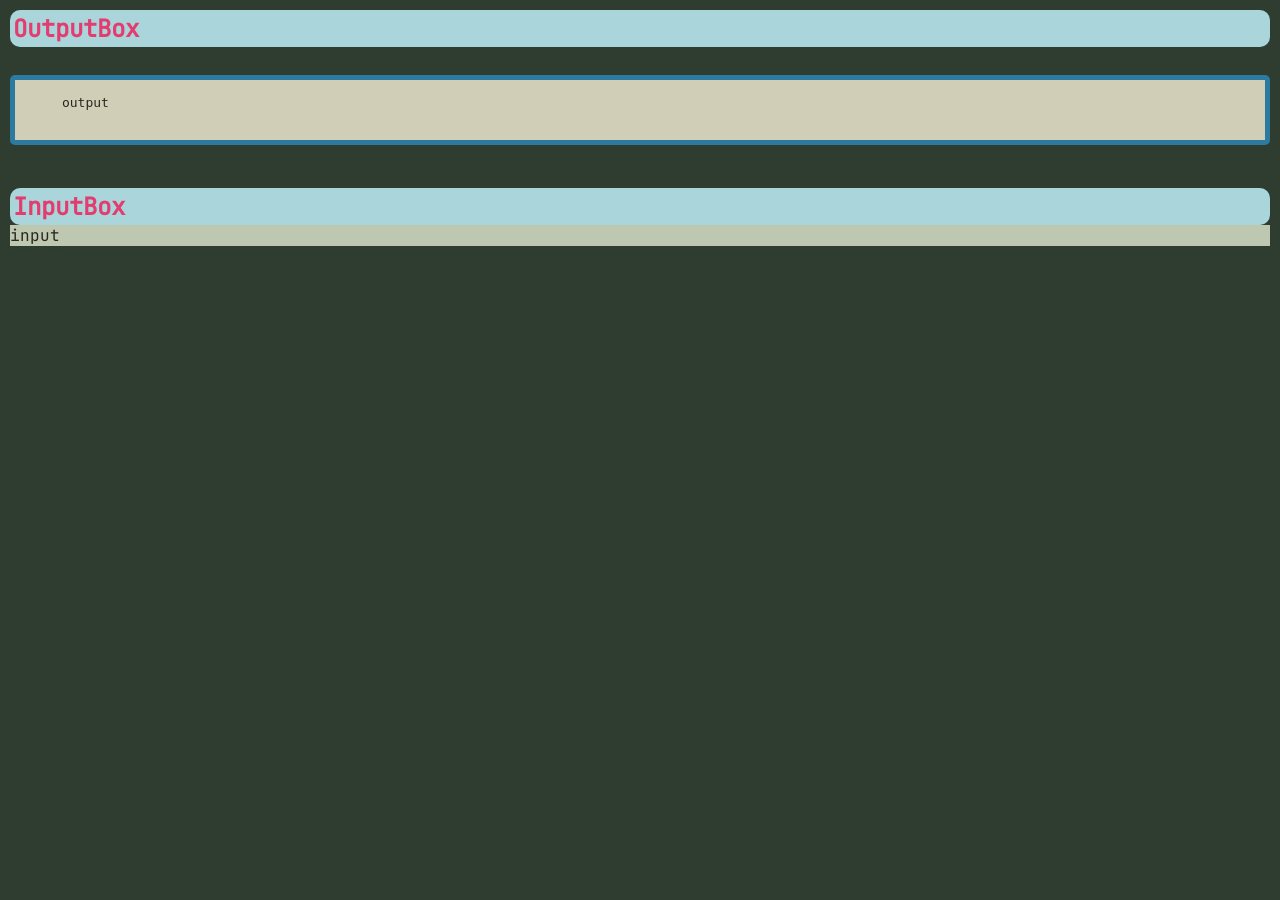
<file: noah.html>
<!doctype html>
<html>
  <head>
    <title>ASCII Game</title>
    <link rel="stylesheet" href="style.css">
     
  </head>

  <body>
    <h2>OutputBox</h2>
    <pre>
    <div id = "asciiOutput">
      output

    </div>
  </pre>

    <h2>InputBox</h2>
    <div id = "textInput">
      input

    </div>



  <script src="items.js"></script>
  <script src="recipes.js"></script>
  <script src="rooms.js"></script>
  <script src="parser.js"></script>

  <script src="sounds.js"></script>
  <script src="game_core.js"></script>
  <script src="game_commands.js"></script>


  <script src="ascii.js"></script>


  </body>
</html>
</file>
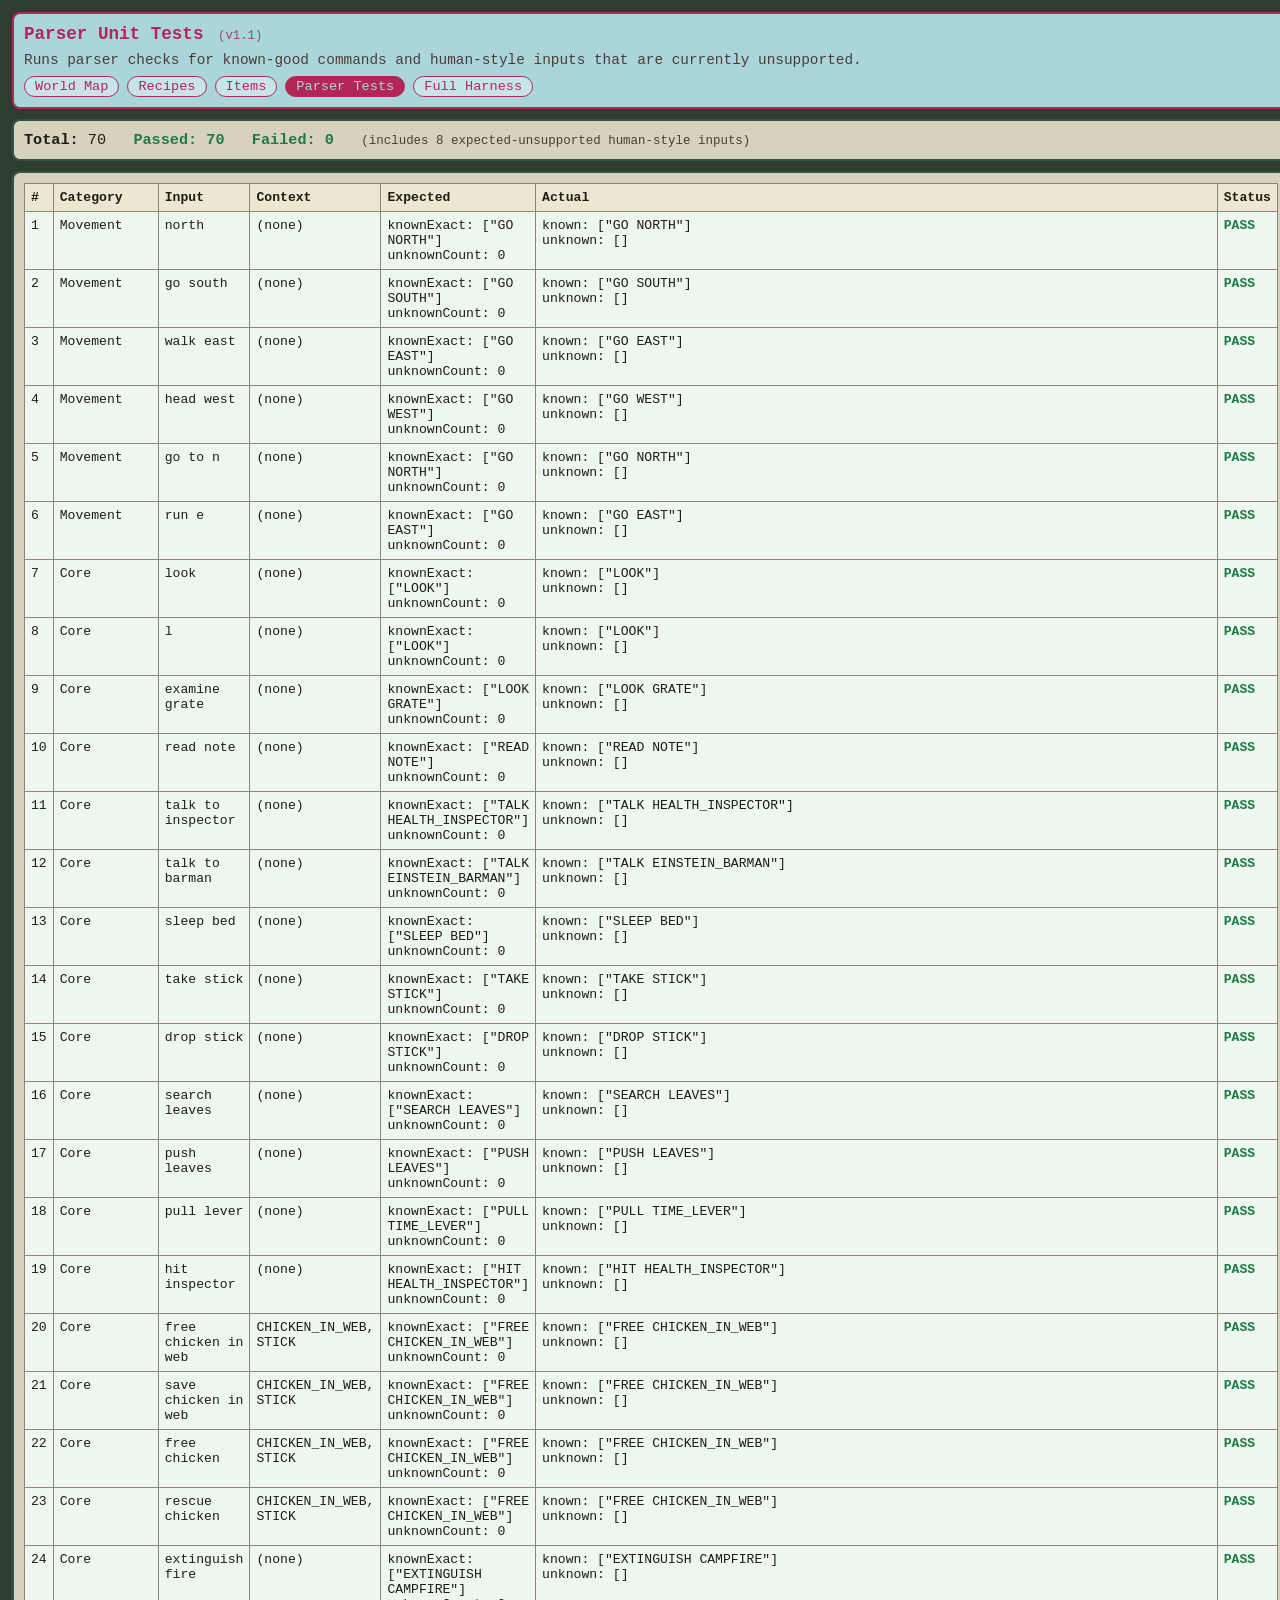
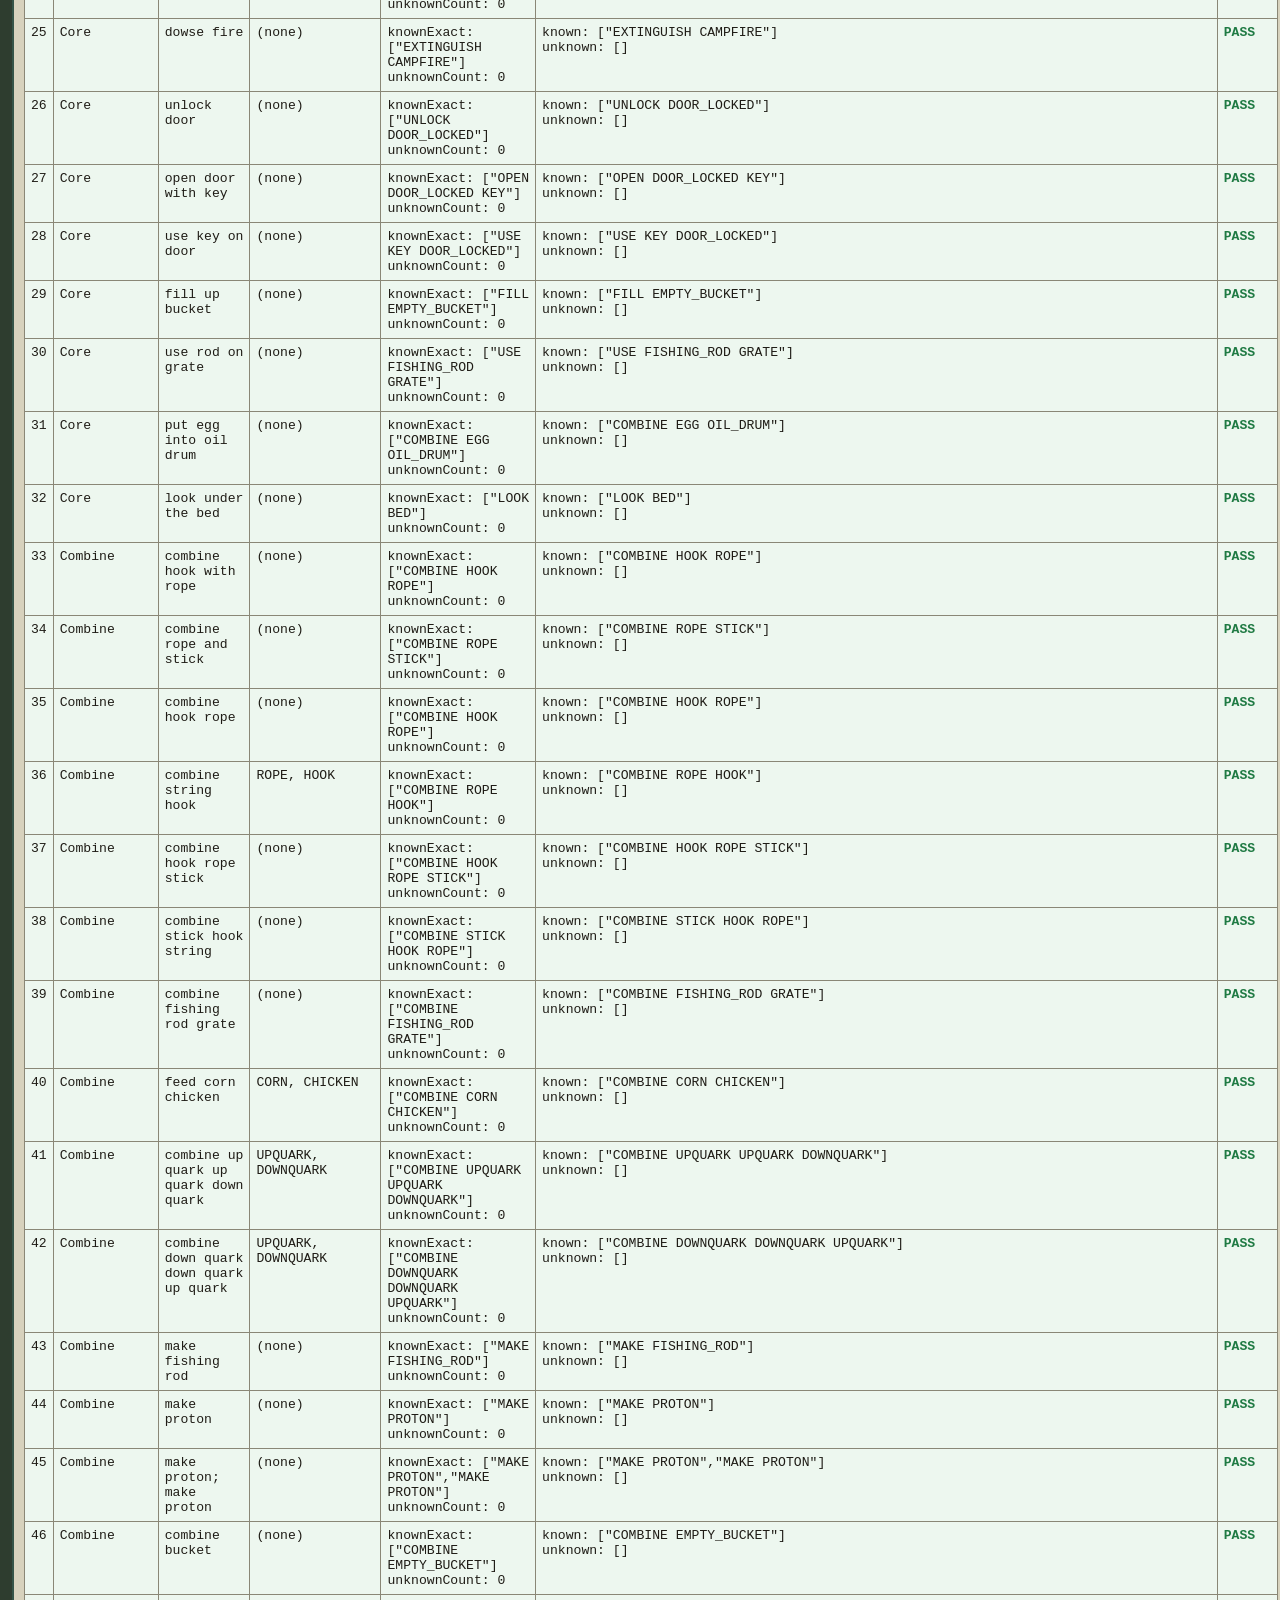
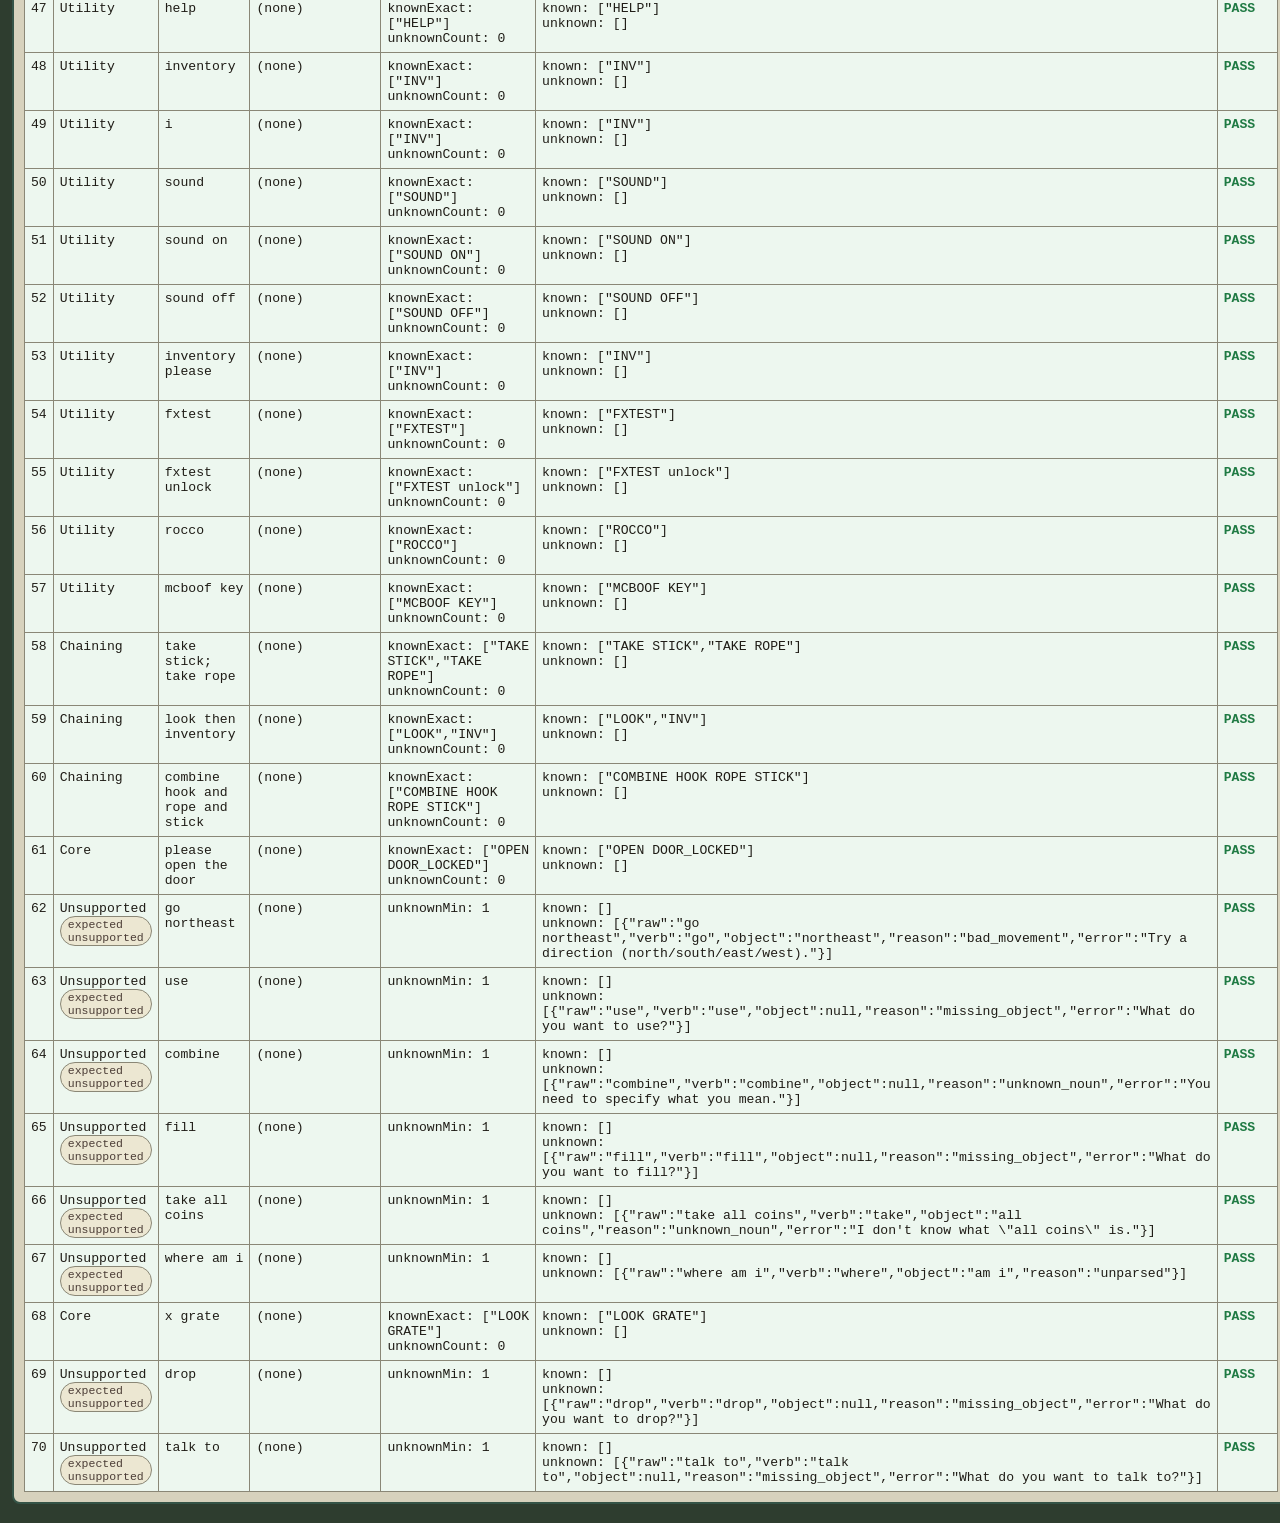
<file: parser_test_runner.html>
<!doctype html>
<html lang="en">
<head>
  <meta charset="utf-8" />
  <meta name="viewport" content="width=device-width,initial-scale=1" />
  <title>Parser Unit Tests</title>
  <style>
    :root {
      --bg: #2e3d2f;
      --panel: #d7d2bd;
      --ink: #1f1c16;
      --line: #355447;
      --heading-bg: #a9d5db;
      --heading-ink: #b42558;
      --ok: #1f7a43;
      --bad: #9f2f2f;
      --muted: #4b3d36;
    }
    * { box-sizing: border-box; }
    body {
      margin: 0;
      padding: 12px;
      background: var(--bg);
      color: var(--ink);
      font-family: "JetBrains Mono", ui-monospace, monospace;
    }
    .wrap {
      max-width: 1400px;
      margin: 0 auto;
      display: grid;
      gap: 10px;
    }
    .card {
      background: var(--panel);
      border: 2px solid var(--line);
      border-radius: 8px;
      padding: 10px;
    }
    .head {
      background: var(--heading-bg);
      color: var(--heading-ink);
      border: 2px solid var(--heading-ink);
      border-radius: 8px;
      padding: 10px;
      display: grid;
      gap: 8px;
    }
    .head p {
      margin: 0;
      color: #4b3d36;
    }
    .nav {
      display: flex;
      flex-wrap: wrap;
      gap: 8px;
    }
    .nav a {
      text-decoration: none;
      border: 1px solid var(--heading-ink);
      border-radius: 999px;
      padding: 2px 10px;
      color: var(--heading-ink);
      background: rgba(255,255,255,0.35);
      font-size: 0.85rem;
    }
    .nav a[aria-current="page"] {
      background: var(--heading-ink);
      color: var(--heading-bg);
    }
    h1 { margin: 0; font-size: 1.1rem; }
    .ver {
      font-size: 0.7em;
      opacity: 0.85;
      font-weight: 400;
      margin-left: 4px;
    }
    p { margin: 6px 0 0; color: var(--muted); font-size: 0.9rem; }
    #summary { font-size: 0.95rem; }
    .ok { color: var(--ok); font-weight: 700; }
    .bad { color: var(--bad); font-weight: 700; }
    table {
      width: 100%;
      border-collapse: collapse;
      font-size: 0.82rem;
    }
    th, td {
      border: 1px solid #8a8776;
      padding: 6px;
      vertical-align: top;
      text-align: left;
    }
    th { background: #ece7d2; position: sticky; top: 0; z-index: 1; }
    tbody tr.pass { background: #edf7ef; }
    tbody tr.fail { background: #f9ecec; }
    code, pre {
      font-family: inherit;
      white-space: pre-wrap;
      margin: 0;
    }
    .small { font-size: 0.78rem; color: var(--muted); }
    .expected-fail {
      display: inline-block;
      border: 1px solid #8a8776;
      border-radius: 999px;
      padding: 1px 7px;
      font-size: 0.72rem;
      background: #ece7d2;
      color: var(--muted);
    }
  </style>
</head>
<body>
  <div class="wrap">
    <section class="head">
      <h1>Parser Unit Tests <span class="ver">(v1.1)</span></h1>
      <p>Runs parser checks for known-good commands and human-style inputs that are currently unsupported.</p>
      <nav class="nav" aria-label="Debug Pages">
        <a href="all_rooms_ascii.html">World Map</a>
        <a href="recipe_book.html">Recipes</a>
        <a href="item_catalog.html">Items</a>
        <a href="parser_test_runner.html" aria-current="page">Parser Tests</a>
        <a href="full_game_test_harness.html">Full Harness</a>
      </nav>
    </section>
    <section id="summary" class="card">Running tests...</section>
    <section class="card">
      <table>
        <thead>
          <tr>
            <th>#</th>
            <th>Category</th>
            <th>Input</th>
            <th>Context</th>
            <th>Expected</th>
            <th>Actual</th>
            <th>Status</th>
          </tr>
        </thead>
        <tbody id="rows"></tbody>
      </table>
    </section>
  </div>

  <script src="items.js"></script>
  <script src="parser.js"></script>
  <script>
    (function () {
      const rowsEl = document.getElementById("rows");
      const summaryEl = document.getElementById("summary");
      const A = (...ids) => ids;

      const TESTS = [
        // Movement
        { c: "Movement", in: "north", ex: { knownExact: ["GO NORTH"], unknownCount: 0 } },
        { c: "Movement", in: "go south", ex: { knownExact: ["GO SOUTH"], unknownCount: 0 } },
        { c: "Movement", in: "walk east", ex: { knownExact: ["GO EAST"], unknownCount: 0 } },
        { c: "Movement", in: "head west", ex: { knownExact: ["GO WEST"], unknownCount: 0 } },
        { c: "Movement", in: "go to n", ex: { knownExact: ["GO NORTH"], unknownCount: 0 } },
        { c: "Movement", in: "run e", ex: { knownExact: ["GO EAST"], unknownCount: 0 } },

        // Core single noun
        { c: "Core", in: "look", ex: { knownExact: ["LOOK"], unknownCount: 0 } },
        { c: "Core", in: "l", ex: { knownExact: ["LOOK"], unknownCount: 0 } },
        { c: "Core", in: "examine grate", ex: { knownExact: ["LOOK GRATE"], unknownCount: 0 } },
        { c: "Core", in: "read note", ex: { knownExact: ["READ NOTE"], unknownCount: 0 } },
        { c: "Core", in: "talk to inspector", ex: { knownExact: ["TALK HEALTH_INSPECTOR"], unknownCount: 0 } },
        { c: "Core", in: "talk to barman", ex: { knownExact: ["TALK EINSTEIN_BARMAN"], unknownCount: 0 } },
        { c: "Core", in: "sleep bed", ex: { knownExact: ["SLEEP BED"], unknownCount: 0 } },
        { c: "Core", in: "take stick", ex: { knownExact: ["TAKE STICK"], unknownCount: 0 } },
        { c: "Core", in: "drop stick", ex: { knownExact: ["DROP STICK"], unknownCount: 0 } },
        { c: "Core", in: "search leaves", ex: { knownExact: ["SEARCH LEAVES"], unknownCount: 0 } },
        { c: "Core", in: "push leaves", ex: { knownExact: ["PUSH LEAVES"], unknownCount: 0 } },
        { c: "Core", in: "pull lever", ex: { knownExact: ["PULL TIME_LEVER"], unknownCount: 0 } },
        { c: "Core", in: "hit inspector", ex: { knownExact: ["HIT HEALTH_INSPECTOR"], unknownCount: 0 } },
        { c: "Core", in: "free chicken in web", ex: { knownExact: ["FREE CHICKEN_IN_WEB"], unknownCount: 0 }, available: A(ITEM.CHICKEN_IN_WEB, ITEM.STICK) },
        { c: "Core", in: "save chicken in web", ex: { knownExact: ["FREE CHICKEN_IN_WEB"], unknownCount: 0 }, available: A(ITEM.CHICKEN_IN_WEB, ITEM.STICK) },
        { c: "Core", in: "free chicken", ex: { knownExact: ["FREE CHICKEN_IN_WEB"], unknownCount: 0 }, available: A(ITEM.CHICKEN_IN_WEB, ITEM.STICK) },
        { c: "Core", in: "rescue chicken", ex: { knownExact: ["FREE CHICKEN_IN_WEB"], unknownCount: 0 }, available: A(ITEM.CHICKEN_IN_WEB, ITEM.STICK) },
        { c: "Core", in: "extinguish fire", ex: { knownExact: ["EXTINGUISH CAMPFIRE"], unknownCount: 0 } },
        { c: "Core", in: "dowse fire", ex: { knownExact: ["EXTINGUISH CAMPFIRE"], unknownCount: 0 } },
        { c: "Core", in: "unlock door", ex: { knownExact: ["UNLOCK DOOR_LOCKED"], unknownCount: 0 } },
        { c: "Core", in: "open door with key", ex: { knownExact: ["OPEN DOOR_LOCKED KEY"], unknownCount: 0 } },
        { c: "Core", in: "use key on door", ex: { knownExact: ["USE KEY DOOR_LOCKED"], unknownCount: 0 } },
        { c: "Core", in: "fill up bucket", ex: { knownExact: ["FILL EMPTY_BUCKET"], unknownCount: 0 } },
        { c: "Core", in: "use rod on grate", ex: { knownExact: ["USE FISHING_ROD GRATE"], unknownCount: 0 } },
        { c: "Core", in: "put egg into oil drum", ex: { knownExact: ["COMBINE EGG OIL_DRUM"], unknownCount: 0 } },
        { c: "Core", in: "look under the bed", ex: { knownExact: ["LOOK BED"], unknownCount: 0 } },

        // Combine
        { c: "Combine", in: "combine hook with rope", ex: { knownExact: ["COMBINE HOOK ROPE"], unknownCount: 0 } },
        { c: "Combine", in: "combine rope and stick", ex: { knownExact: ["COMBINE ROPE STICK"], unknownCount: 0 } },
        { c: "Combine", in: "combine hook rope", ex: { knownExact: ["COMBINE HOOK ROPE"], unknownCount: 0 } },
        { c: "Combine", in: "combine string hook", ex: { knownExact: ["COMBINE ROPE HOOK"], unknownCount: 0 }, available: A(ITEM.ROPE, ITEM.HOOK) },
        { c: "Combine", in: "combine hook rope stick", ex: { knownExact: ["COMBINE HOOK ROPE STICK"], unknownCount: 0 } },
        { c: "Combine", in: "combine stick hook string", ex: { knownExact: ["COMBINE STICK HOOK ROPE"], unknownCount: 0 } },
        { c: "Combine", in: "combine fishing rod grate", ex: { knownExact: ["COMBINE FISHING_ROD GRATE"], unknownCount: 0 } },
        { c: "Combine", in: "feed corn chicken", ex: { knownExact: ["COMBINE CORN CHICKEN"], unknownCount: 0 }, available: A(ITEM.CORN, ITEM.CHICKEN) },
        { c: "Combine", in: "combine up quark up quark down quark", ex: { knownExact: ["COMBINE UPQUARK UPQUARK DOWNQUARK"], unknownCount: 0 }, available: A(ITEM.UPQUARK, ITEM.DOWNQUARK) },
        { c: "Combine", in: "combine down quark down quark up quark", ex: { knownExact: ["COMBINE DOWNQUARK DOWNQUARK UPQUARK"], unknownCount: 0 }, available: A(ITEM.UPQUARK, ITEM.DOWNQUARK) },
        { c: "Combine", in: "make fishing rod", ex: { knownExact: ["MAKE FISHING_ROD"], unknownCount: 0 } },
        { c: "Combine", in: "make proton", ex: { knownExact: ["MAKE PROTON"], unknownCount: 0 } },
        { c: "Combine", in: "make proton; make proton", ex: { knownExact: ["MAKE PROTON", "MAKE PROTON"], unknownCount: 0 } },
        { c: "Combine", in: "combine bucket", ex: { knownExact: ["COMBINE EMPTY_BUCKET"], unknownCount: 0 } },

        // Utility/commands
        { c: "Utility", in: "help", ex: { knownExact: ["HELP"], unknownCount: 0 } },
        { c: "Utility", in: "inventory", ex: { knownExact: ["INV"], unknownCount: 0 } },
        { c: "Utility", in: "i", ex: { knownExact: ["INV"], unknownCount: 0 } },
        { c: "Utility", in: "sound", ex: { knownExact: ["SOUND"], unknownCount: 0 } },
        { c: "Utility", in: "sound on", ex: { knownExact: ["SOUND ON"], unknownCount: 0 } },
        { c: "Utility", in: "sound off", ex: { knownExact: ["SOUND OFF"], unknownCount: 0 } },
        { c: "Utility", in: "inventory please", ex: { knownExact: ["INV"], unknownCount: 0 } },
        { c: "Utility", in: "fxtest", ex: { knownExact: ["FXTEST"], unknownCount: 0 } },
        { c: "Utility", in: "fxtest unlock", ex: { knownExact: ["FXTEST unlock"], unknownCount: 0 } },
        { c: "Utility", in: "rocco", ex: { knownExact: ["ROCCO"], unknownCount: 0 } },
        { c: "Utility", in: "mcboof key", ex: { knownExact: ["MCBOOF KEY"], unknownCount: 0 } },

        // Chaining/splitting
        { c: "Chaining", in: "take stick; take rope", ex: { knownExact: ["TAKE STICK", "TAKE ROPE"], unknownCount: 0 } },
        { c: "Chaining", in: "look then inventory", ex: { knownExact: ["LOOK", "INV"], unknownCount: 0 } },
        { c: "Chaining", in: "combine hook and rope and stick", ex: { knownExact: ["COMBINE HOOK ROPE STICK"], unknownCount: 0 } },

        // Human-ish unsupported (expected parser failures)
        { c: "Core", in: "please open the door", ex: { knownExact: ["OPEN DOOR_LOCKED"], unknownCount: 0 } },
        { c: "Unsupported", in: "go northeast", ex: { unknownMin: 1 }, expectUnsupported: true },
        { c: "Unsupported", in: "use", ex: { unknownMin: 1 }, expectUnsupported: true },
        { c: "Unsupported", in: "combine", ex: { unknownMin: 1 }, expectUnsupported: true },
        { c: "Unsupported", in: "fill", ex: { unknownMin: 1 }, expectUnsupported: true },
        { c: "Unsupported", in: "take all coins", ex: { unknownMin: 1 }, expectUnsupported: true },
        { c: "Unsupported", in: "where am i", ex: { unknownMin: 1 }, expectUnsupported: true },
        { c: "Core", in: "x grate", ex: { knownExact: ["LOOK GRATE"], unknownCount: 0 } },
        { c: "Unsupported", in: "drop", ex: { unknownMin: 1 }, expectUnsupported: true },
        { c: "Unsupported", in: "talk to", ex: { unknownMin: 1 }, expectUnsupported: true },
      ];

      function esc(s) {
        return String(s)
          .replace(/&/g, "&amp;")
          .replace(/</g, "&lt;")
          .replace(/>/g, "&gt;");
      }

      function arrEq(a, b) {
        if (!Array.isArray(a) || !Array.isArray(b)) return false;
        if (a.length !== b.length) return false;
        for (let i = 0; i < a.length; i++) if (a[i] !== b[i]) return false;
        return true;
      }

      function evaluate(actual, expected) {
        const fails = [];

        if (expected.knownExact && !arrEq(actual.known, expected.knownExact)) {
          fails.push("knownExact mismatch");
        }
        if (typeof expected.knownCount === "number" && actual.known.length !== expected.knownCount) {
          fails.push("knownCount mismatch");
        }
        if (expected.knownIncludes) {
          for (const k of expected.knownIncludes) {
            if (!actual.known.includes(k)) fails.push(`missing known "${k}"`);
          }
        }
        if (typeof expected.unknownCount === "number" && actual.unknown.length !== expected.unknownCount) {
          fails.push("unknownCount mismatch");
        }
        if (typeof expected.unknownMin === "number" && actual.unknown.length < expected.unknownMin) {
          fails.push("unknownMin mismatch");
        }

        return { pass: fails.length === 0, fails };
      }

      const results = TESTS.map((t, idx) => {
        let actual;
        let crash = null;
        try {
          actual = parseCommands(t.in, { availableItems: t.available || null });
        } catch (e) {
          actual = { known: [], unknown: [] };
          crash = e;
        }
        const ev = evaluate(actual, t.ex || {});
        return { i: idx + 1, t, actual, ev, crash };
      });

      const passed = results.filter((r) => r.ev.pass).length;
      const failed = results.length - passed;
      const unsupported = TESTS.filter((t) => t.expectUnsupported).length;

      summaryEl.innerHTML =
        `<div><strong>Total:</strong> ${results.length} &nbsp; ` +
        `<span class="ok">Passed: ${passed}</span> &nbsp; ` +
        `<span class="${failed ? "bad" : "ok"}">Failed: ${failed}</span> &nbsp; ` +
        `<span class="small">(includes ${unsupported} expected-unsupported human-style inputs)</span></div>`;

      rowsEl.innerHTML = results.map((r) => {
        const t = r.t;
        const status = r.ev.pass ? "PASS" : "FAIL";
        const className = r.ev.pass ? "pass" : "fail";
        const expectedTxt = [];
        if (t.ex.knownExact) expectedTxt.push(`knownExact: ${JSON.stringify(t.ex.knownExact)}`);
        if (typeof t.ex.knownCount === "number") expectedTxt.push(`knownCount: ${t.ex.knownCount}`);
        if (t.ex.knownIncludes) expectedTxt.push(`knownIncludes: ${JSON.stringify(t.ex.knownIncludes)}`);
        if (typeof t.ex.unknownCount === "number") expectedTxt.push(`unknownCount: ${t.ex.unknownCount}`);
        if (typeof t.ex.unknownMin === "number") expectedTxt.push(`unknownMin: ${t.ex.unknownMin}`);

        const actualTxt =
          `known: ${JSON.stringify(r.actual.known)}\n` +
          `unknown: ${JSON.stringify(r.actual.unknown)}` +
          (r.crash ? `\ncrash: ${String(r.crash)}` : "");

        const contextTxt = Array.isArray(t.available) && t.available.length
          ? t.available.join(", ")
          : "(none)";

        return (
          `<tr class="${className}">` +
            `<td>${r.i}</td>` +
            `<td>${esc(t.c)}${t.expectUnsupported ? `<br><span class="expected-fail">expected unsupported</span>` : ""}</td>` +
            `<td><code>${esc(t.in)}</code></td>` +
            `<td><pre>${esc(contextTxt)}</pre></td>` +
            `<td><pre>${esc(expectedTxt.join("\n"))}</pre></td>` +
            `<td><pre>${esc(actualTxt)}</pre></td>` +
            `<td><strong class="${r.ev.pass ? "ok" : "bad"}">${status}</strong>` +
            `${r.ev.pass ? "" : `<div class="small">${esc(r.ev.fails.join(", "))}</div>`}` +
            `</td>` +
          `</tr>`
        );
      }).join("");
    })();
  </script>
</body>
</html>
</file>
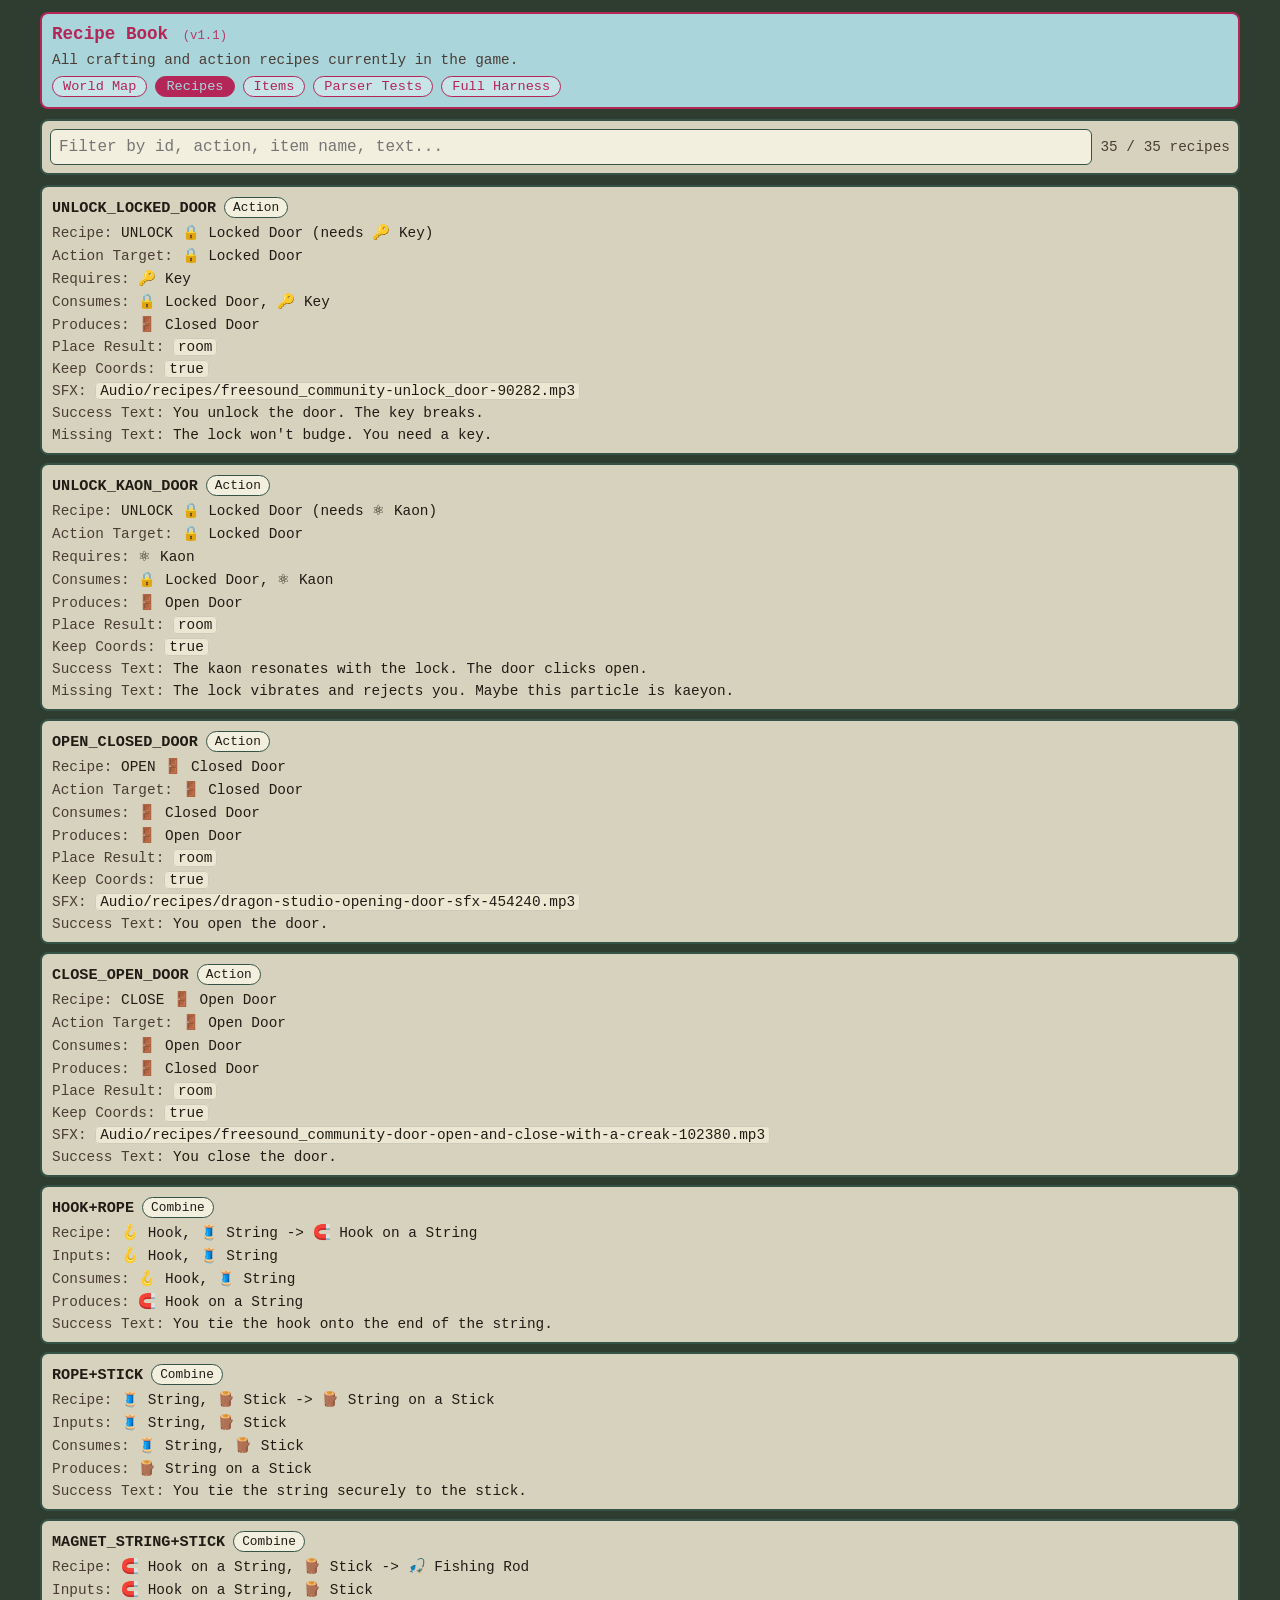
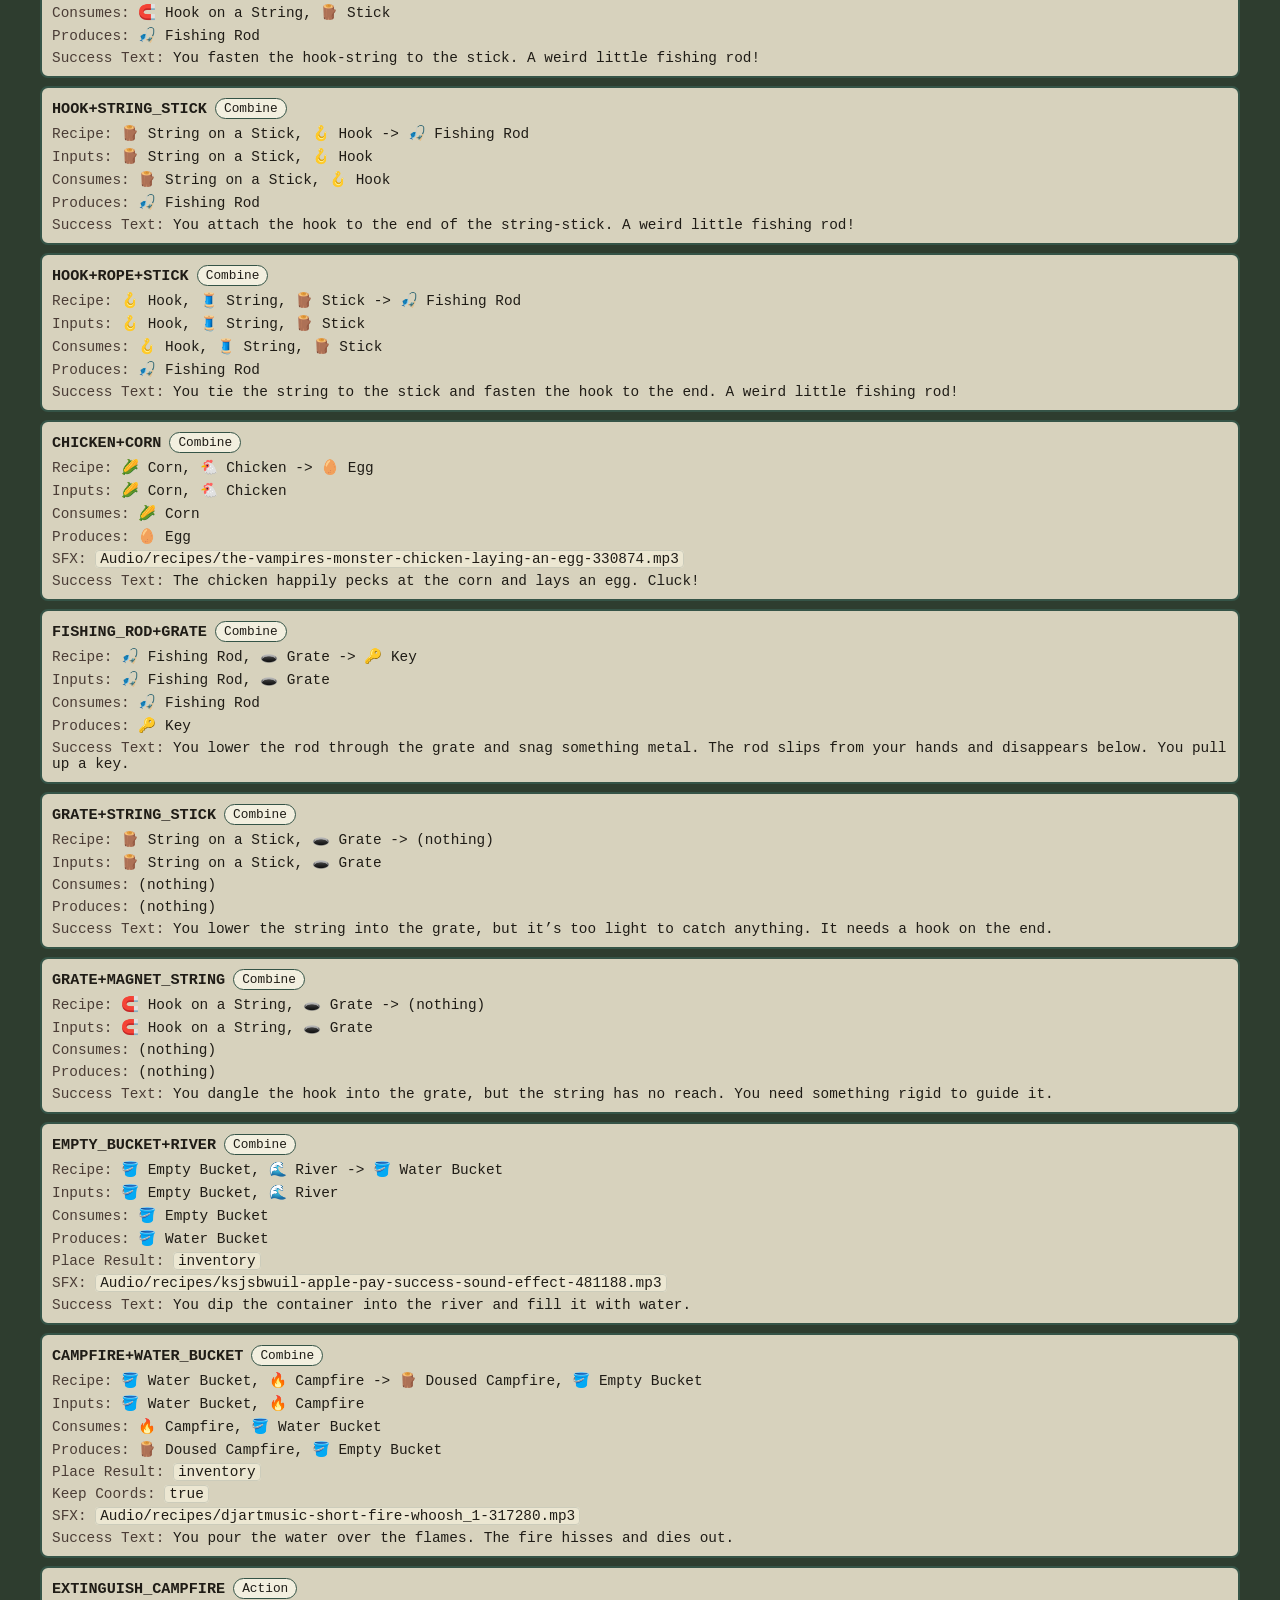
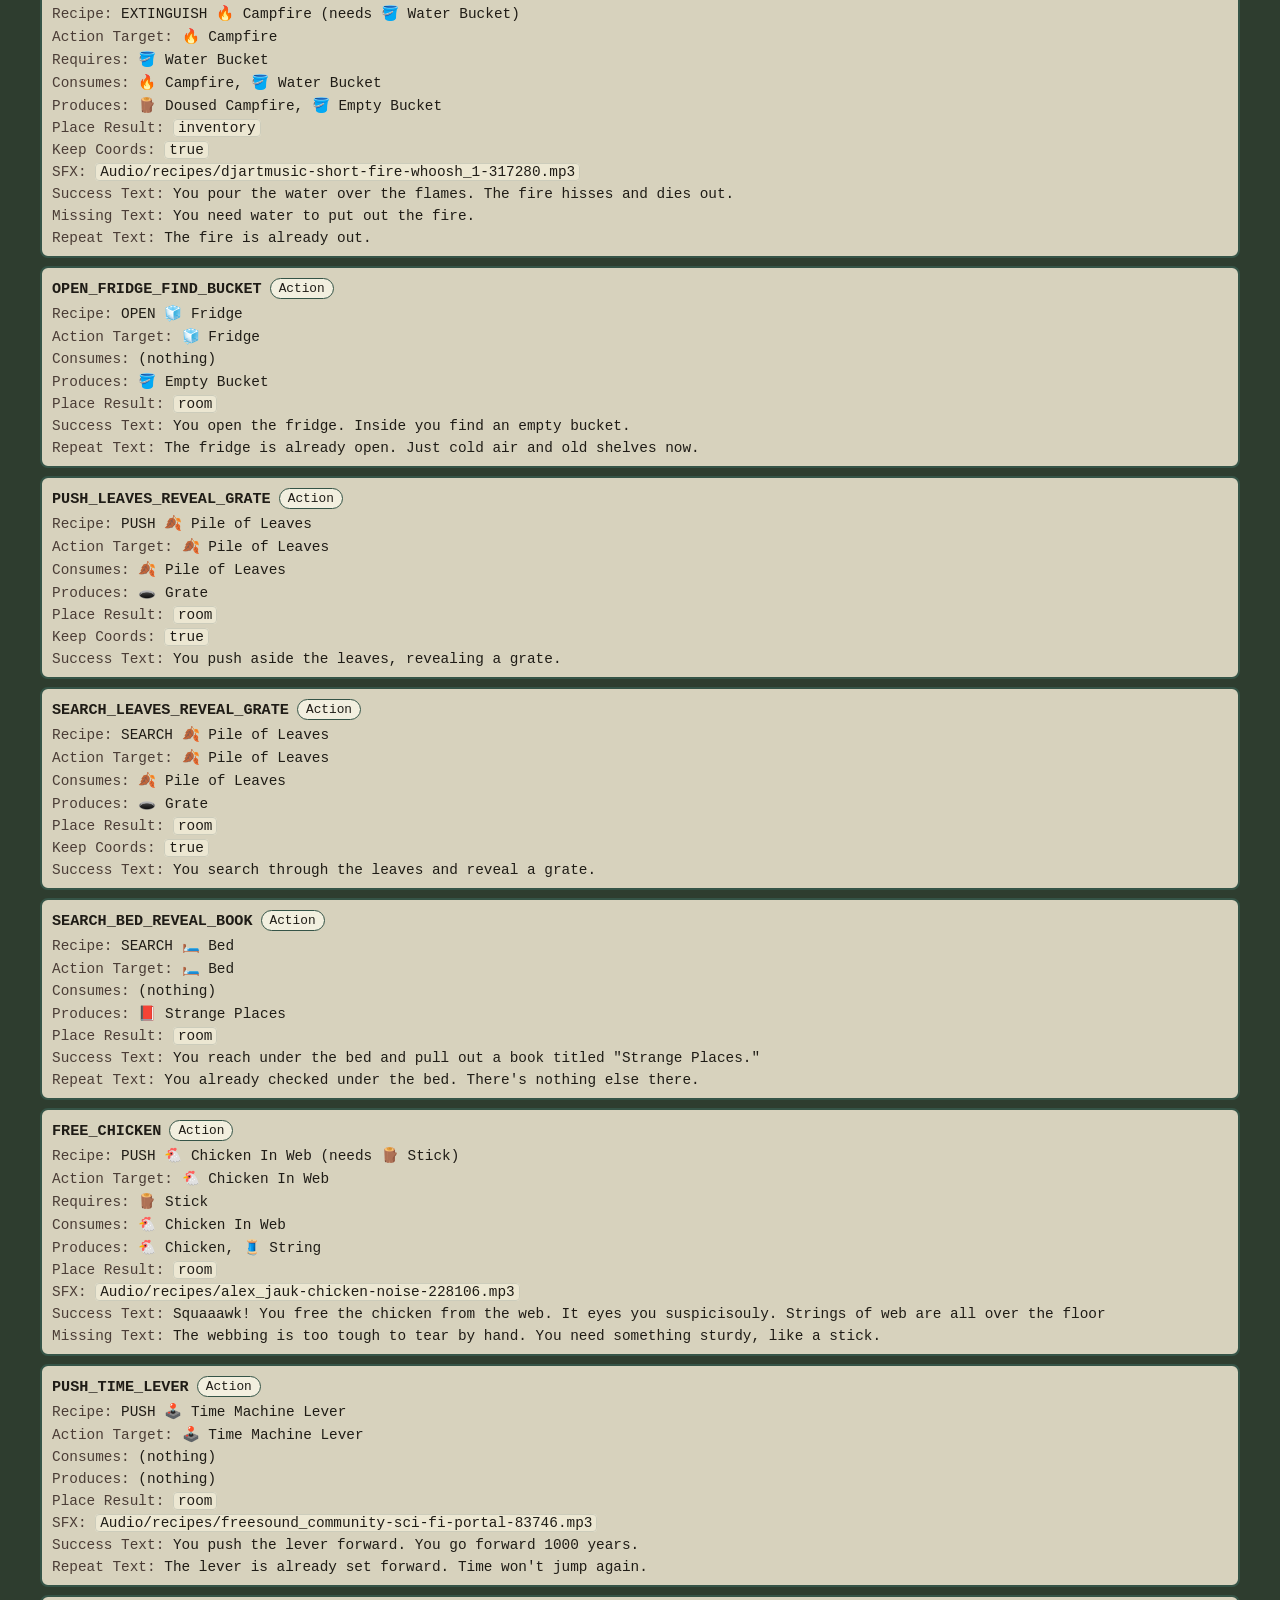
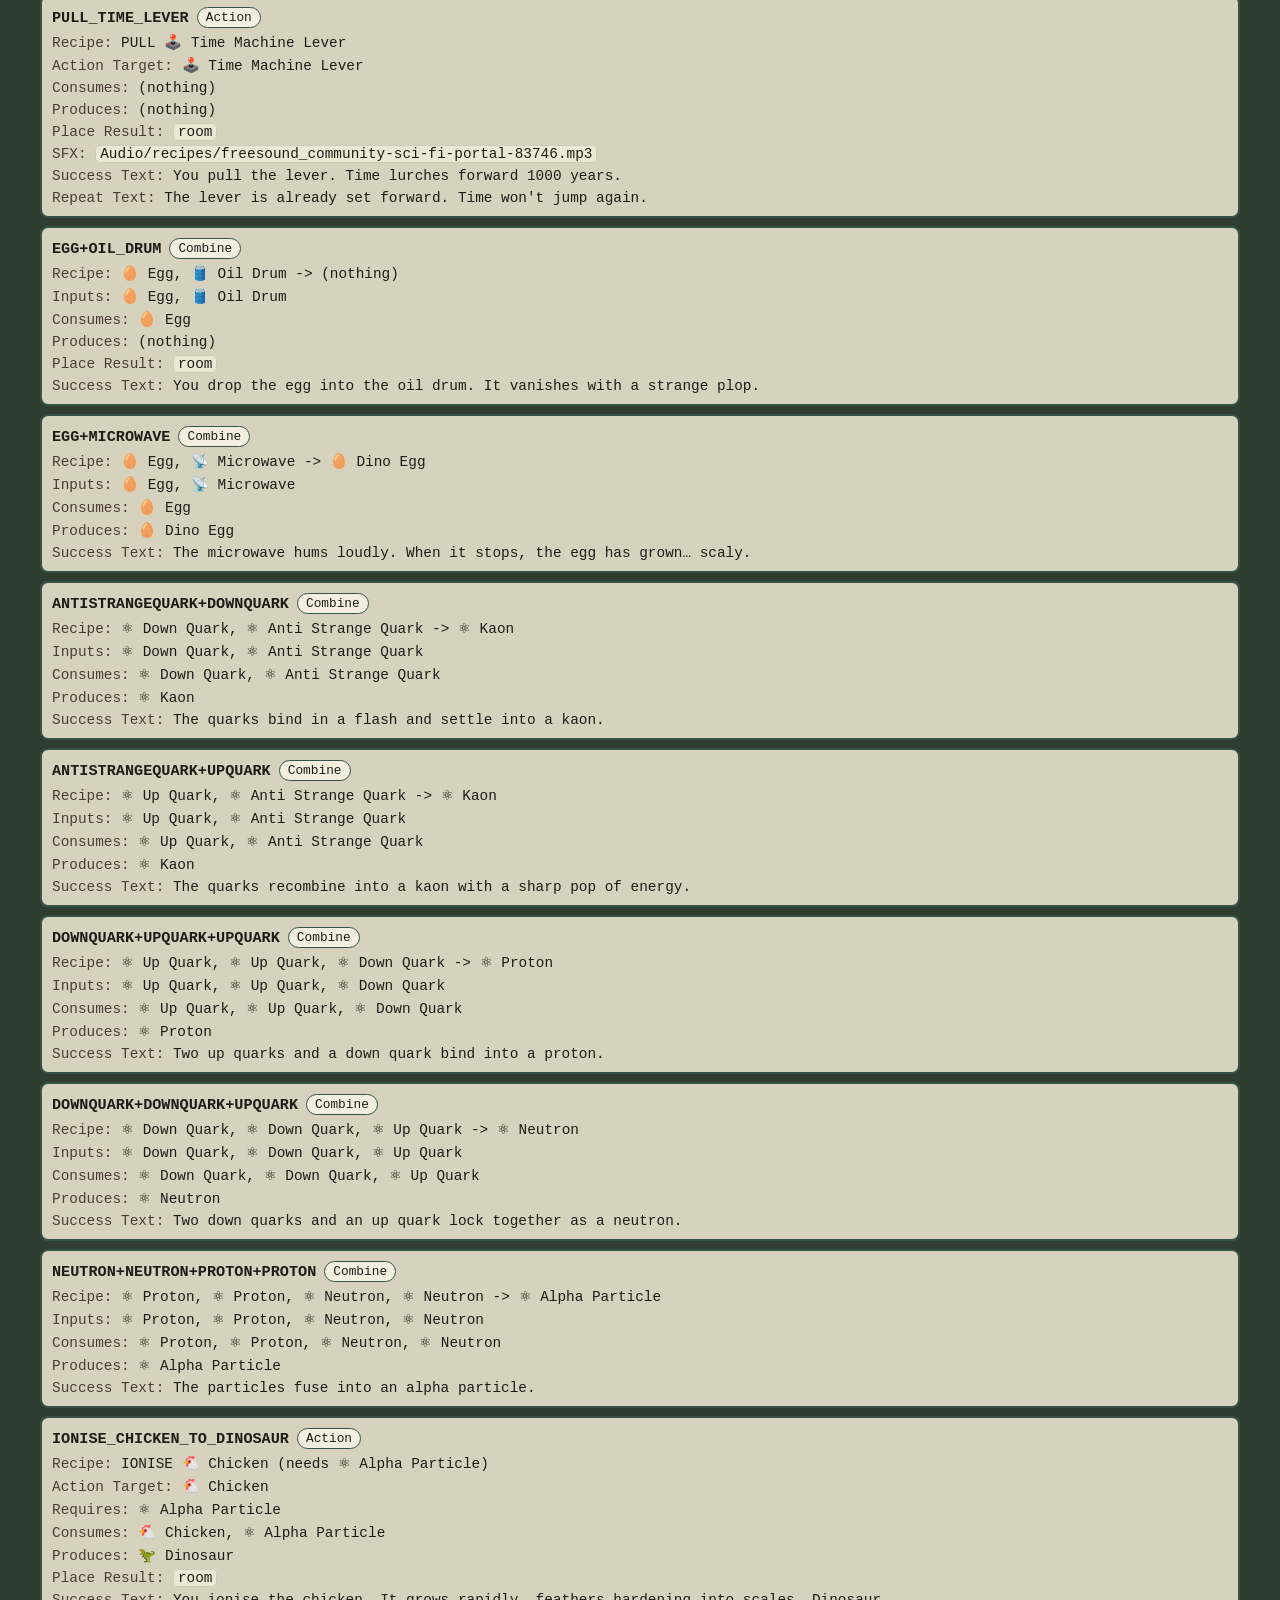
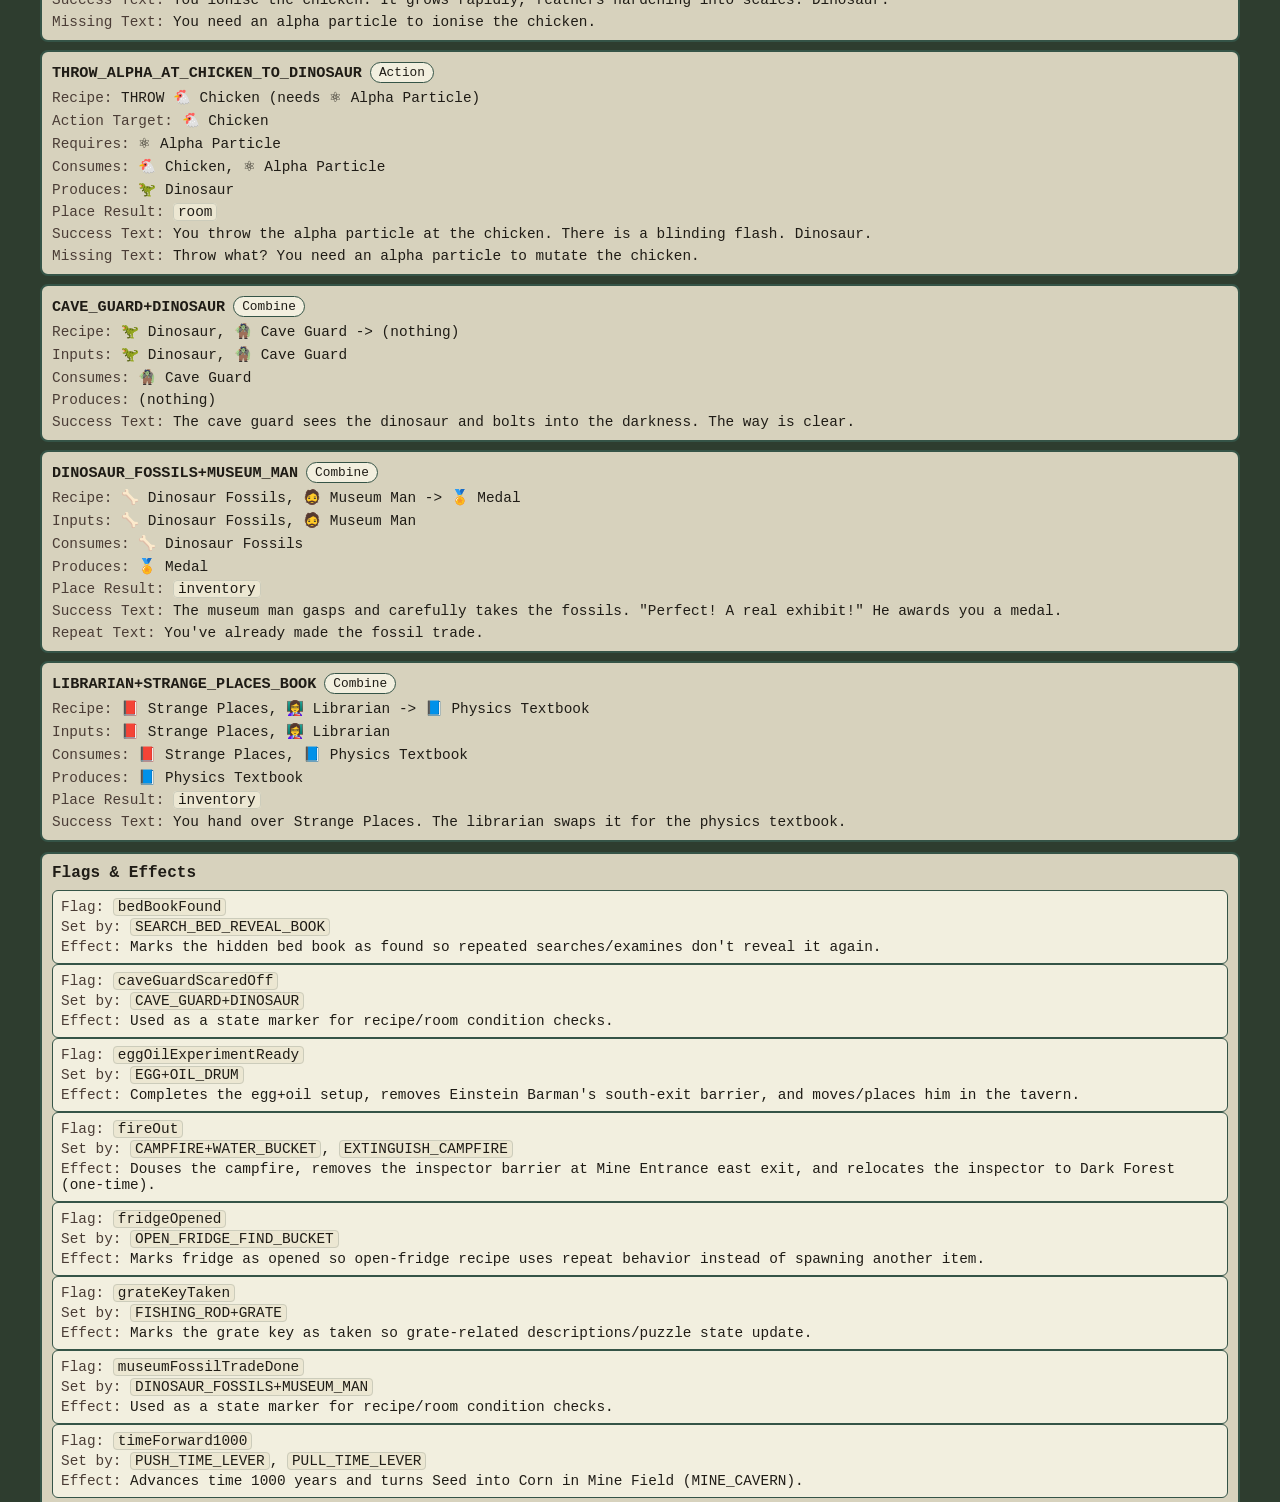
<file: recipe_book.html>
<!doctype html>
<html lang="en">
<head>
  <meta charset="utf-8" />
  <meta name="viewport" content="width=device-width,initial-scale=1" />
  <title>Recipe Book</title>
  <style>
    :root {
      --bg: #2e3d2f;
      --panel: #d7d2bd;
      --ink: #1f1c16;
      --line: #355447;
      --heading-bg: #a9d5db;
      --heading-ink: #b42558;
      --muted: #4b3d36;
    }
    * { box-sizing: border-box; }
    body {
      margin: 0;
      background: var(--bg);
      color: var(--ink);
      font-family: "JetBrains Mono", ui-monospace, monospace;
      padding: 12px;
    }
    .wrap {
      max-width: 1200px;
      margin: 0 auto;
      display: grid;
      gap: 10px;
    }
    .head {
      background: var(--heading-bg);
      color: var(--heading-ink);
      border: 2px solid var(--heading-ink);
      border-radius: 8px;
      padding: 10px;
      display: grid;
      gap: 8px;
    }
    .head h1 {
      margin: 0;
      font-size: 1.1rem;
    }
    .ver {
      font-size: 0.7em;
      opacity: 0.85;
      font-weight: 400;
      margin-left: 4px;
    }
    .head p {
      margin: 0;
      color: #4b3d36;
      font-size: 0.9rem;
    }
    .nav {
      display: flex;
      flex-wrap: wrap;
      gap: 8px;
    }
    .nav a {
      text-decoration: none;
      border: 1px solid var(--heading-ink);
      border-radius: 999px;
      padding: 2px 10px;
      color: var(--heading-ink);
      background: rgba(255,255,255,0.35);
      font-size: 0.85rem;
    }
    .nav a[aria-current="page"] {
      background: var(--heading-ink);
      color: var(--heading-bg);
    }
    .toolbar {
      background: var(--panel);
      border: 2px solid var(--line);
      border-radius: 8px;
      padding: 8px;
      display: grid;
      grid-template-columns: 1fr auto;
      gap: 8px;
      align-items: center;
    }
    #q {
      width: 100%;
      font: inherit;
      border: 1px solid var(--line);
      border-radius: 6px;
      padding: 8px;
      background: #f2efdf;
      color: var(--ink);
    }
    #count {
      font-size: 0.9rem;
      color: var(--muted);
      white-space: nowrap;
    }
    .list {
      display: grid;
      gap: 8px;
    }
    .recipe {
      background: var(--panel);
      border: 2px solid var(--line);
      border-radius: 8px;
      padding: 10px;
      display: grid;
      gap: 6px;
    }
    .flags {
      background: var(--panel);
      border: 2px solid var(--line);
      border-radius: 8px;
      padding: 10px;
      display: grid;
      gap: 8px;
    }
    .flags h2 {
      margin: 0;
      font-size: 1rem;
    }
    .flag {
      border: 1px solid var(--line);
      border-radius: 6px;
      padding: 8px;
      background: #f2efdf;
      display: grid;
      gap: 4px;
    }
    .r-top {
      display: flex;
      gap: 8px;
      flex-wrap: wrap;
      align-items: center;
    }
    .badge {
      border: 1px solid var(--line);
      border-radius: 999px;
      padding: 2px 8px;
      font-size: 0.8rem;
      background: #f2efdf;
    }
    .id {
      font-weight: 700;
      font-size: 0.95rem;
    }
    .line {
      font-size: 0.9rem;
      white-space: pre-wrap;
    }
    .k {
      color: var(--muted);
    }
    code {
      background: #ece7d2;
      border: 1px solid #ccb;
      border-radius: 4px;
      padding: 0 4px;
    }
  </style>
</head>
<body>
  <div class="wrap">
    <section class="head">
      <h1>Recipe Book <span class="ver">(v1.1)</span></h1>
      <p>All crafting and action recipes currently in the game.</p>
      <nav class="nav" aria-label="Debug Pages">
        <a href="all_rooms_ascii.html">World Map</a>
        <a href="recipe_book.html" aria-current="page">Recipes</a>
        <a href="item_catalog.html">Items</a>
        <a href="parser_test_runner.html">Parser Tests</a>
        <a href="full_game_test_harness.html">Full Harness</a>
      </nav>
    </section>

    <section class="toolbar">
      <input id="q" placeholder="Filter by id, action, item name, text..." />
      <div id="count"></div>
    </section>

    <section id="list" class="list"></section>

    <section class="flags">
      <h2>Flags & Effects</h2>
      <div id="flagList"></div>
    </section>
  </div>

  <script src="items.js"></script>
  <script src="recipes.js"></script>
  <script>
    (function () {
      const listEl = document.getElementById("list");
      const qEl = document.getElementById("q");
      const countEl = document.getElementById("count");
      const flagListEl = document.getElementById("flagList");

      function itemLabel(id) {
        if (!id) return "(none)";
        const def = (typeof ITEM_DEFS !== "undefined") ? ITEM_DEFS[id] : null;
        return def ? `${def.emoji || ""} ${def.name}`.trim() : id;
      }

      function labels(ids) {
        const arr = Array.isArray(ids) ? ids.filter(Boolean) : [];
        if (!arr.length) return "(nothing)";
        return arr.map(itemLabel).join(", ");
      }

      function classify(recipe) {
        return recipe && recipe.action ? "Action" : "Combine";
      }

      function primaryLine(recipe) {
        if (recipe.action) {
          const req = Array.isArray(recipe.requires) && recipe.requires.length
            ? ` (needs ${labels(recipe.requires)})`
            : "";
          return `${recipe.action} ${itemLabel(recipe.target)}${req}`;
        }
        return `${labels(recipe.inputs)} -> ${labels(recipe.produce)}`;
      }

      function normalizeRecipes() {
        if (typeof RECIPES === "undefined") return [];
        return Object.entries(RECIPES).map(([id, recipe]) => ({
          id,
          recipe,
          type: classify(recipe),
          line: primaryLine(recipe),
          searchBlob: [
            id,
            recipe.action || "",
            labels(recipe.inputs),
            itemLabel(recipe.target),
            labels(recipe.requires),
            labels(recipe.consume),
            labels(recipe.produce),
            recipe.text || "",
            recipe.missingRequiresText || "",
            recipe.repeatText || "",
            recipe.successSfx || "",
            recipe.setFlag || "",
          ].join(" ").toLowerCase(),
        }));
      }

      const rows = normalizeRecipes();
      const FLAG_EFFECTS = Object.freeze({
        grateKeyTaken: "Marks the grate key as taken so grate-related descriptions/puzzle state update.",
        fireOut: "Douses the campfire, removes the inspector barrier at Mine Entrance east exit, and relocates the inspector to Dark Forest (one-time).",
        fridgeOpened: "Marks fridge as opened so open-fridge recipe uses repeat behavior instead of spawning another item.",
        bedBookFound: "Marks the hidden bed book as found so repeated searches/examines don't reveal it again.",
        timeForward1000: "Advances time 1000 years and turns Seed into Corn in Mine Field (MINE_CAVERN).",
        eggOilExperimentReady: "Completes the egg+oil setup, removes Einstein Barman's south-exit barrier, and moves/places him in the tavern.",
      });

      function recipeCard(row) {
        const r = row.recipe;
        const parts = [];
        parts.push(`<div class="r-top"><span class="id">${row.id}</span><span class="badge">${row.type}</span></div>`);
        parts.push(`<div class="line"><span class="k">Recipe:</span> ${row.line}</div>`);
        if (Array.isArray(r.inputs)) parts.push(`<div class="line"><span class="k">Inputs:</span> ${labels(r.inputs)}</div>`);
        if (r.action) parts.push(`<div class="line"><span class="k">Action Target:</span> ${itemLabel(r.target)}</div>`);
        if (Array.isArray(r.requires) && r.requires.length) parts.push(`<div class="line"><span class="k">Requires:</span> ${labels(r.requires)}</div>`);
        if (Array.isArray(r.consume)) parts.push(`<div class="line"><span class="k">Consumes:</span> ${labels(r.consume)}</div>`);
        if (Array.isArray(r.produce)) parts.push(`<div class="line"><span class="k">Produces:</span> ${labels(r.produce)}</div>`);
        if (r.placeResult) parts.push(`<div class="line"><span class="k">Place Result:</span> <code>${r.placeResult}</code></div>`);
        if (r.keepCoord) parts.push(`<div class="line"><span class="k">Keep Coords:</span> <code>true</code></div>`);
        if (r.successSfx) parts.push(`<div class="line"><span class="k">SFX:</span> <code>${r.successSfx}</code></div>`);
        if (r.text) parts.push(`<div class="line"><span class="k">Success Text:</span> ${r.text}</div>`);
        if (r.missingRequiresText) parts.push(`<div class="line"><span class="k">Missing Text:</span> ${r.missingRequiresText}</div>`);
        if (r.repeatText) parts.push(`<div class="line"><span class="k">Repeat Text:</span> ${r.repeatText}</div>`);
        return `<article class="recipe">${parts.join("")}</article>`;
      }

      function render() {
        const q = qEl.value.trim().toLowerCase();
        const filtered = q ? rows.filter((r) => r.searchBlob.includes(q)) : rows;
        countEl.textContent = `${filtered.length} / ${rows.length} recipes`;
        listEl.innerHTML = filtered.map(recipeCard).join("");
      }

      function renderFlags() {
        const byFlag = new Map();
        for (const row of rows) {
          const f = row.recipe?.setFlag;
          if (!f) continue;
          if (!byFlag.has(f)) byFlag.set(f, []);
          byFlag.get(f).push(row.id);
        }

        const flags = Array.from(byFlag.keys()).sort();
        if (!flags.length) {
          flagListEl.innerHTML = `<div class="line">No recipe flags found.</div>`;
          return;
        }

        flagListEl.innerHTML = flags.map((flag) => {
          const recipeIds = byFlag.get(flag) || [];
          const effect = FLAG_EFFECTS[flag] || "Used as a state marker for recipe/room condition checks.";
          return `
            <article class="flag">
              <div class="line"><span class="k">Flag:</span> <code>${flag}</code></div>
              <div class="line"><span class="k">Set by:</span> ${recipeIds.map((id) => `<code>${id}</code>`).join(", ")}</div>
              <div class="line"><span class="k">Effect:</span> ${effect}</div>
            </article>
          `;
        }).join("");
      }

      qEl.addEventListener("input", render);
      render();
      renderFlags();
    })();
  </script>
</body>
</html>
</file>
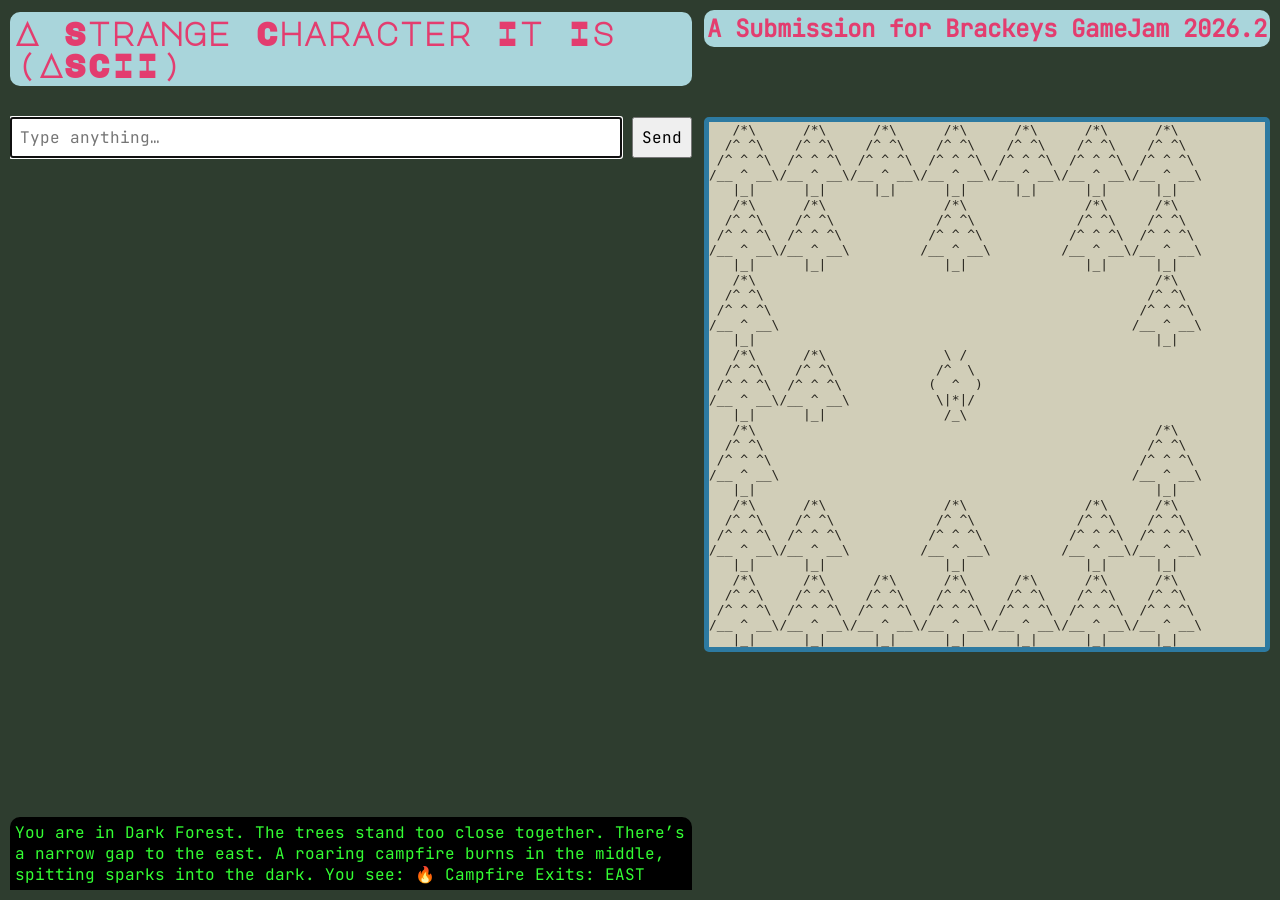
<file: temp.html>
<!doctype html>
<html lang="en">
<head>
  <meta charset="utf-8" />
  <meta name="viewport" content="width=device-width,initial-scale=1" />
  <title>A Strange Character It Is (ASCII)</title>
  <link rel="stylesheet" href="style.css">

</head>

<body>
  <div class="app">
    <div class="header">
      <h1>A Strange Character It Is (ASCII)</h1>
      <div class="status" id="status"></div>
    </div>
    <h2> A Submission for Brackeys GameJam 2026.2</h2>

    <div class="asciiWrap" aria-label="ASCII panel">
      <pre id="asciiOutput"></pre>
    </div>


    <div id="inputBox"></div>

    <!-- Send + Test on the same row -->
    <div class="row">
      <input id="cmd" placeholder="Type anything…" disabled />
      <button id="send" disabled>Send</button>
    </div>
  </div>

  <script>
    window.START_ROOM = "DARKFOREST";
  </script>

  <script src="items.js"></script>
  <script src="recipes.js"></script>
  <script src="rooms.js"></script>
  <script src="parser.js"></script>

  <script src="sounds.js"></script>
  <script src="game_core.js"></script>
  <script src="game_commands.js"></script>


  <script src="ascii.js"></script>

  <script>
    const inputBox = document.getElementById("inputBox");
    const status = document.getElementById("status");
    const cmd = document.getElementById("cmd");
    const sendBtn = document.getElementById("send");
    const testBtn = document.getElementById("test");
    const testTile = document.getElementById("testTile");

    function say(t) {
      inputBox.textContent += t + "\n";
      inputBox.scrollTop = inputBox.scrollHeight;
    }

    function setStatus(t) {
      status.textContent = t || "";
    }

    cmd.disabled = false;
    sendBtn.disabled = false;
    cmd.focus();

    async function updateRoomTile() {
        gridstring = getRoomTile(GameRuntime.getCurrentRoom());
        document.getElementById("asciiOutput").textContent = gridstring;
    }

    async function run() {
      const text = cmd.value.trim();
      if (!text) return;

      setStatus("");
      const reply = parseCommands(text);
      GameRuntime.executeParseResult(reply, say);

      cmd.value = "";
      say("");
      cmd.focus();

      updateRoomTile();

    }

    sendBtn.addEventListener("click", run);
    cmd.addEventListener("keydown", (e) => { if (e.key === "Enter") run(); });

    if (window.GameRuntime && typeof GameRuntime.renderRoom === "function") {
      GameRuntime.renderRoom(say);
      updateRoomTile();

      say("");

    } else {
      say("GameRuntime not loaded. Check that game.js is included and error-free.");
    }
  </script>
</body>
</html>
</file>
<file: neat_style.css>
@font-face {
  font-family: "simpleMonoFont";
  src: url("Fonts/JetBrainsMono-Regular.ttf");
}

@font-face {
  font-family: "headerMono";
  src: url("Fonts/MajorMonoDisplay-Regular.ttf");
}

:root {
  --bg: #2e3d2f;
  --panel: #d7d2bd;
  --panel-dark: #000000;
  --ink: #1f1c16;
  --terminal: #33ff33;
  --accent: #355447;
  --heading-bg: #a9d5db;
  --heading-ink: #b42558;
  --line: #355447;
}

html,
body {
  height: 100%;
  margin: 0;
}

body {
  background: var(--bg);
  color: var(--ink);
  font-family: "simpleMonoFont", ui-monospace, monospace;
  box-sizing: border-box;
  padding: 0;
}

.neatApp {
  height: 100%;
  min-height: 0;
  display: grid;
  grid-template-rows: auto minmax(0, 1fr);
  gap: 10px;
  padding: 10px;
  box-sizing: border-box;
  width: 100%;
}

.neatHeader {
  display: grid;
  background: var(--heading-bg);
  color: var(--heading-ink);
  border: 5px solid var(--accent);
  padding: 10px 10px;
  text-align: center;

  border-radius: 10px;
  border-color: var(--heading-ink);
  border-width: 2px;
}

.neatHeader h1,
.neatHeader h2 {
  margin: 0;
  font-family: "headerMono", "simpleMonoFont", ui-monospace, monospace;
  font-weight: 400;
}

.neatHeader .ver {
  font-size: 0.6em;
  opacity: 0.85;
  font-family: "simpleMonoFont", ui-monospace, monospace;
  vertical-align: middle;
}

.neatHeader h2 {
  font-size: 0.95rem;
  opacity: 0.9;
}

@media (max-width: 700px) {
  .neatHeader h1 {
    font-size: 0.86rem;
  }
}

#status {
  min-height: 1.2em;
  color: #4b3d36;
  font-size: 0.9rem;
}

.workspace {
  min-height: 0;
  display: grid;
  grid-template-columns: 1fr;
  grid-template-rows: minmax(0, 1fr) minmax(0, 1fr);
  gap: 10px;
}

.leftPane {
  order: 2;
}

.rightPane {
  order: 1;
}

@media (orientation: landscape) {
  .workspace {
    grid-template-columns: minmax(0, 1fr) minmax(0, 1fr);
    grid-template-rows: minmax(0, 1fr);
  }

  .leftPane,
  .rightPane {
    order: 0;
  }
}

.leftPane,
.rightPane {
  min-height: 0;
  border: 2px solid var(--accent);
  border-radius: 8px;
  padding: 8px;
  box-sizing: border-box;
  background: var(--panel);
}

.leftPane {
  display: grid;
  grid-template-rows: minmax(0, 1fr) auto;
  gap: 10px;
  overflow: hidden;
  background: var(--panel-dark);
  border-color: var(--terminal);
}

#inputBox {
  min-height: 0;
  height: 100%;
  max-height: 100%;
  overflow-y: auto;
  white-space: pre-wrap;
  background: var(--panel-dark);
  color: var(--terminal);
  border: 0;
  border-radius: 0;
  padding: 8px;
  box-sizing: border-box;
}

.leftPane input,
.leftPane button {
  background: #121212;
  color: var(--terminal);
  border: 1px solid var(--terminal);
}

.leftPane input::placeholder {
  color: #8cd78c;
}

.controls {
  display: grid;
  grid-template-columns: minmax(0, 1fr) auto auto auto auto;
  gap: 8px;
  align-items: stretch;
}

#cmd {
  min-width: 0;
  width: 100%;
  box-sizing: border-box;
}

@media (max-width: 700px) {
  .controls {
    grid-template-columns: repeat(4, minmax(0, 1fr));
    gap: 8px;
    align-items: stretch;
  }

  #cmd {
    grid-column: 1 / span 3;
    min-width: 0;
    width: auto;
  }

  .controls button {
    width: 100%;
    min-width: 0;
    height: 1.9rem;
  }

  #send {
    height: 1.7rem;
    padding: 0 6px;
    font-size: 0.85rem;
  }
}

input,
button {
  font: inherit;
  padding: 8px;
  border-radius: 6px;
  border: 1px solid var(--line);
  background: #e8e5d4;
  color: var(--ink);
}

button {
  cursor: pointer;
}

#send,
#helpBtn,
#bgmToggle,
#sfxToggle {
  min-width: 0;
  height: 2rem;
  padding: 0 8px;
  display: inline-flex;
  align-items: center;
  justify-content: center;
}

.rightPane {
  display: grid;
  grid-template-rows: minmax(0, 1fr) auto;
  gap: 8px;
  align-items: center;
  justify-items: center;
  overflow: hidden;
}

#mapSquare {
  width: 100%;
  height: 100%;
  max-width: 100%;
  max-height: 100%;
  display: flex;
  align-items: center;
  justify-content: center;
  background: var(--panel);
  border: 0;
  border-radius: 0;
  overflow: hidden;
  box-sizing: border-box;
}

#asciiOutput {
  margin: 0;
  line-height: 1;
  white-space: pre;
  overflow: hidden;
  user-select: none;
  background: transparent;
  color: var(--ink);
  font-size: 8px;
}

#asciiOutput .tile-seg {
  color: inherit;
}

#roomName {
  font-size: 0.8rem;
  letter-spacing: 0.04em;
  text-transform: uppercase;
  color: #2f3f35;
  min-height: 1.1em;
}

@supports (height: 100dvh) {
  html,
  body {
    height: 100dvh;
  }
}
</file>
<file: style.css>
#asciiOutput{
    background: #bec7af;
    color: #292720;
  }

  #textInput{
    background: #bec7af;
    color: #292720;
  }

@font-face{
  font-family: "simpleMonoFont";
  src: url("Fonts/JetBrainsMono-Regular.ttf");
}

@font-face{
  font-family: "headerMono";
  src: url("Fonts/MajorMonoDisplay-Regular.ttf");
}

/* 

:root {

  --retrogreen: 33ff33;

  --fg: #33ff33;
  --bg: #000;
  --panel-bg: #2e3d2f;
  --border: 1px solid #33ff33;
  --radius: 10px;

  --ascii-w: 63ch;
  --ascii-lines: 35;
  --ascii-lh: 1.1em;
}
*/

/* Removes border margins space */
html, body { height: 100%; margin: 0; }

h1{
  margin: 0px;
  background: #a9d5db;
  color: #e33d6f;
  font-family: headerMono;
  border-radius: 10px;
  padding: 5px;

}
h2{
  margin: 0px;
  background: #a9d5db;
  color: #e33d6f;
  border-radius: 10px;
  padding: 3px;

}

  body{
    
    font-family: "simpleMonoFont";
    background: #2e3d2f;
    padding: 10px; 
    box-sizing: border-box;*/
  }


.asciiWrap {

  /*
  grid-area: ascii;
  border: var(--border);
  border-radius: var(--radius);
  background: var(--panel-bg);
  padding: 10px;
  overflow: hidden;
  align-self: start;
  */
}

#asciiOutput {
  background: #d1ceb8;
  border: 5px solid #2d7aa1;
  border-radius: 5px;
  margin: 0px;
  /*
  margin: 0;
  width: var(--ascii-w);
  line-height: var(--ascii-lh);
  height: calc(var(--ascii-lines) * var(--ascii-lh));
  overflow: hidden;
  white-space: pre;
  user-select: none;
  font-size: 0.5em;
  */
}


#inputBox {
  background: #000000;
  color: #33ff33;
  border: 5px #33ff33;
  border-radius: 10px;
  margin: 0px;
  height: 100%;
  padding: 5px;

  
  /*
  white-space: pre-wrap;

  overflow-y: auto;
  min-height: 0;
  */
  
}

/* Input row contains input + Send + Test (same line) */
.row {
  grid-area: input;
  display: flex;
  gap: 10px;
  flex-wrap: wrap;
  align-items: center;
}

input, button { font: inherit; padding: 8px; }
input { flex: 1 1 320px; min-width: 220px; } /* grows but doesn't force overlap */
button { cursor: pointer; }


/* Mobile first: header, map, asciioutput, input */
.app {
  height: 100%;
  min-height: 0;
  overflow: hidden;

  display: grid;
  gap: 12px;
  grid-template-columns: 1fr;
  grid-template-rows: auto auto minmax(0, 1fr) auto; /* no extra bottom box row */
  grid-template-areas:
    "header"
    "ascii"
    "asciiOutput"
    "input";
}

/* Desktop: 2 columns (left: header/asciiOutput/input, right: map)
   Header aligns with top of map. */
@media (min-width: 900px) {
  .app {
    grid-template-columns: 1fr auto;
    grid-template-rows: auto minmax(0, 1fr) auto;
    grid-template-areas:
      "header ascii"
      "input  ascii"
      "asciiOutput    ascii";
    align-items: start;
  }
}

.header { grid-area: header; }
.status { opacity: 0.95; margin: 0; min-height: 1.2em; }

/* Make header and map top edges line up nicely */
@media (min-width: 900px) {
  .header { padding-top: 2px; }
  .asciiWrap { margin-top: 0; }
}





@supports (height: 100dvh) {
  html, body { height: 100dvh; }
}
</file>
